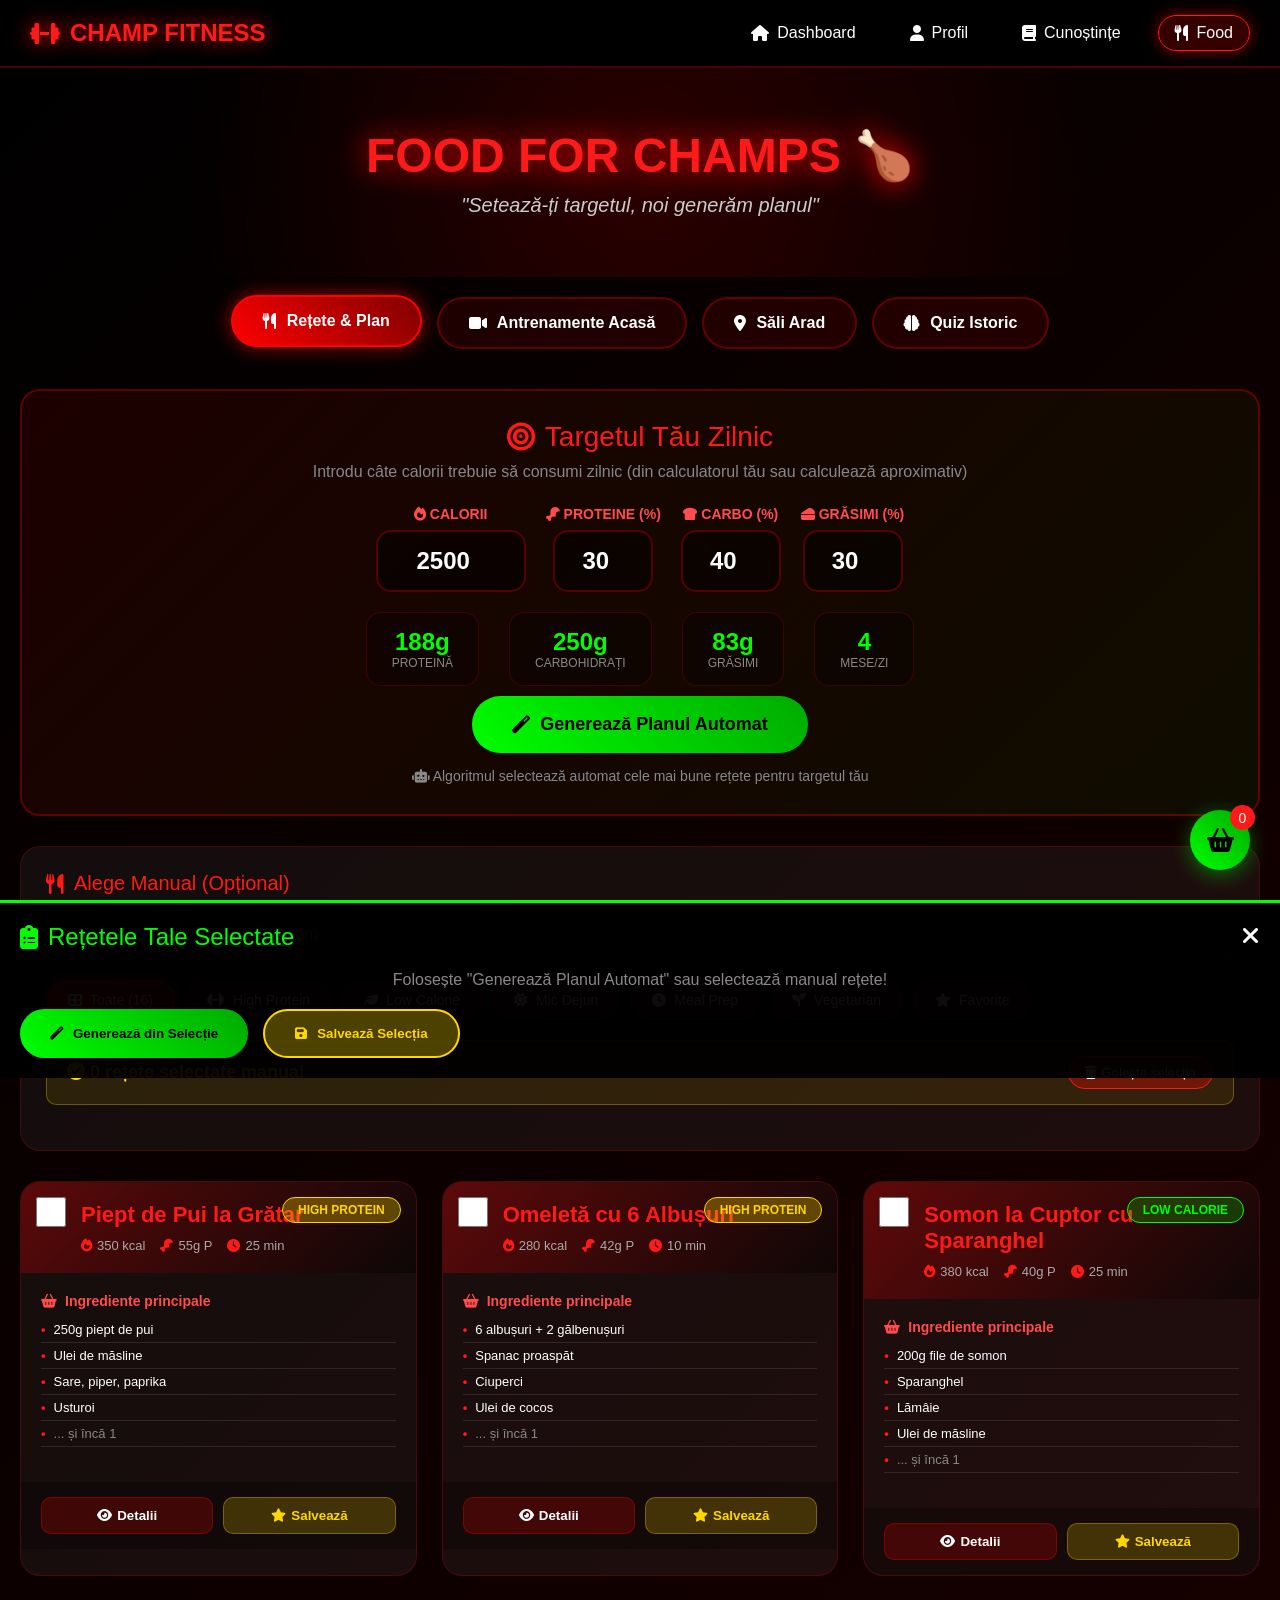
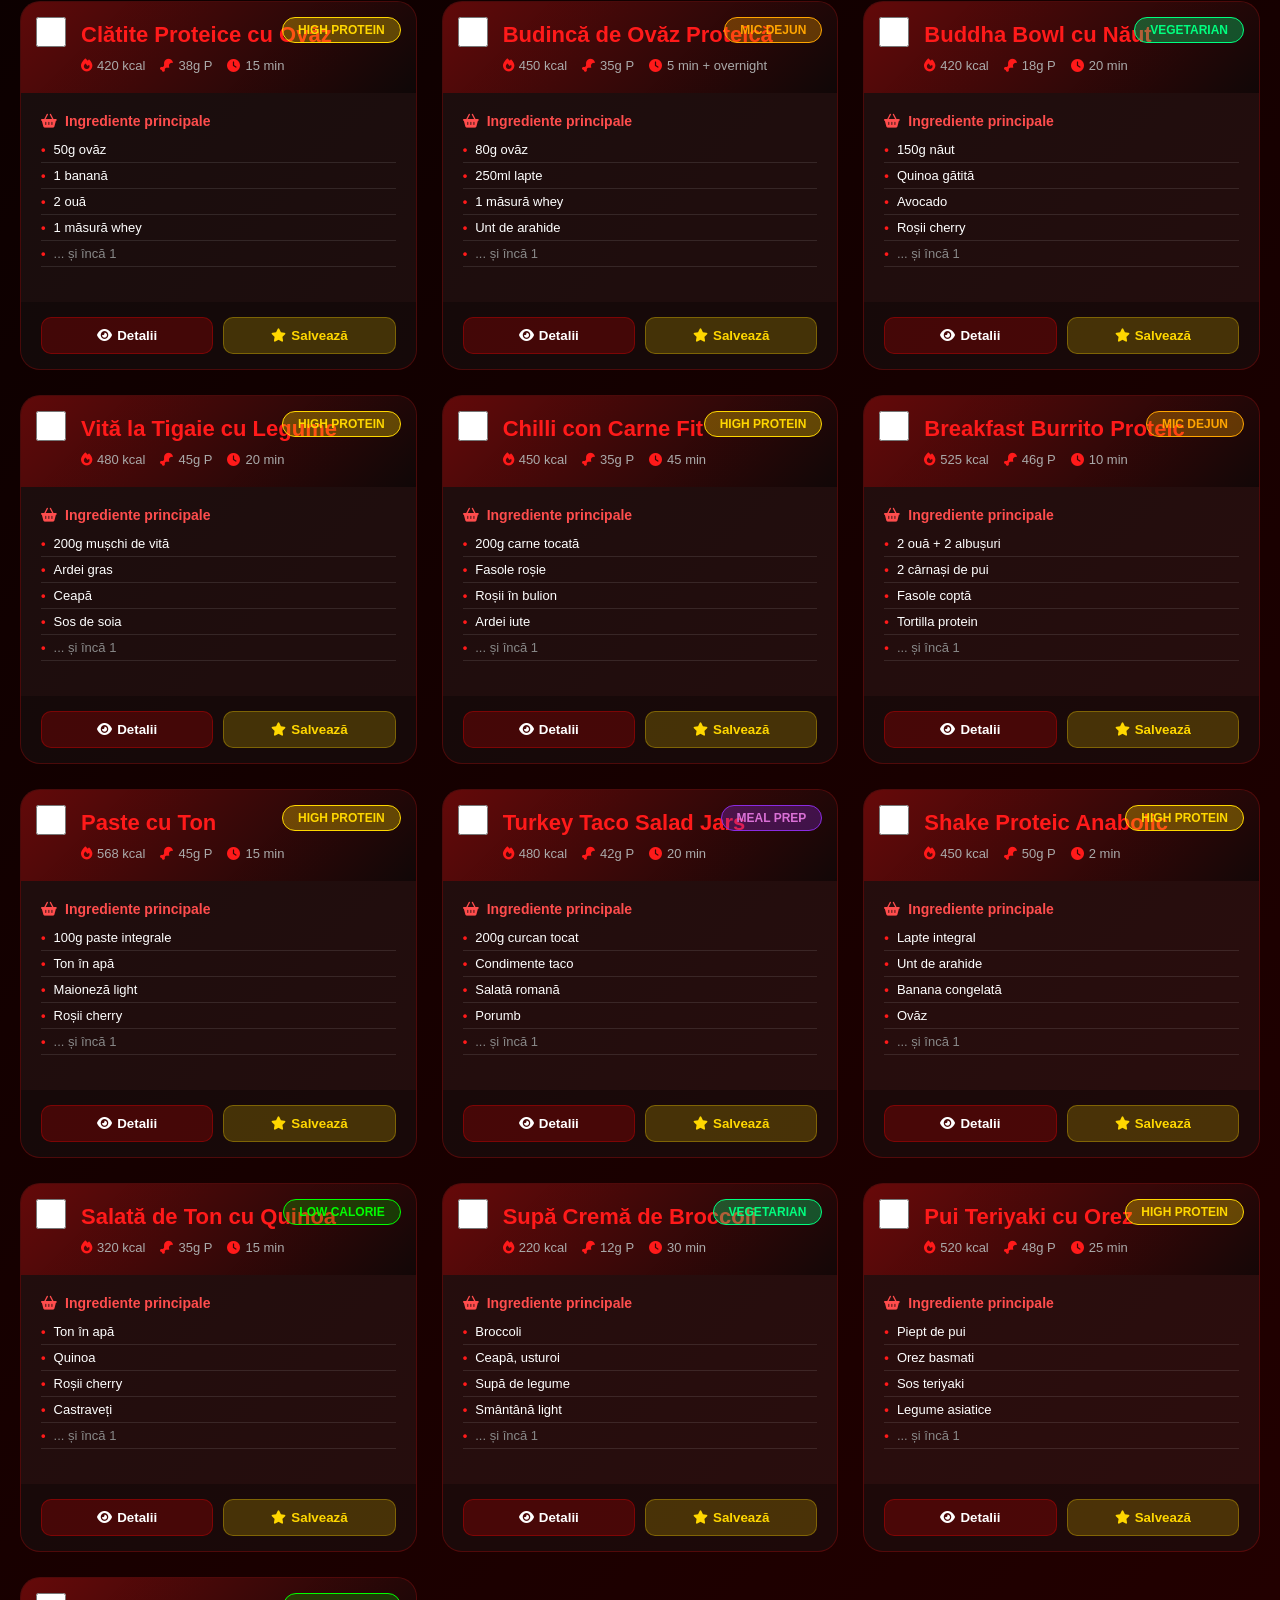
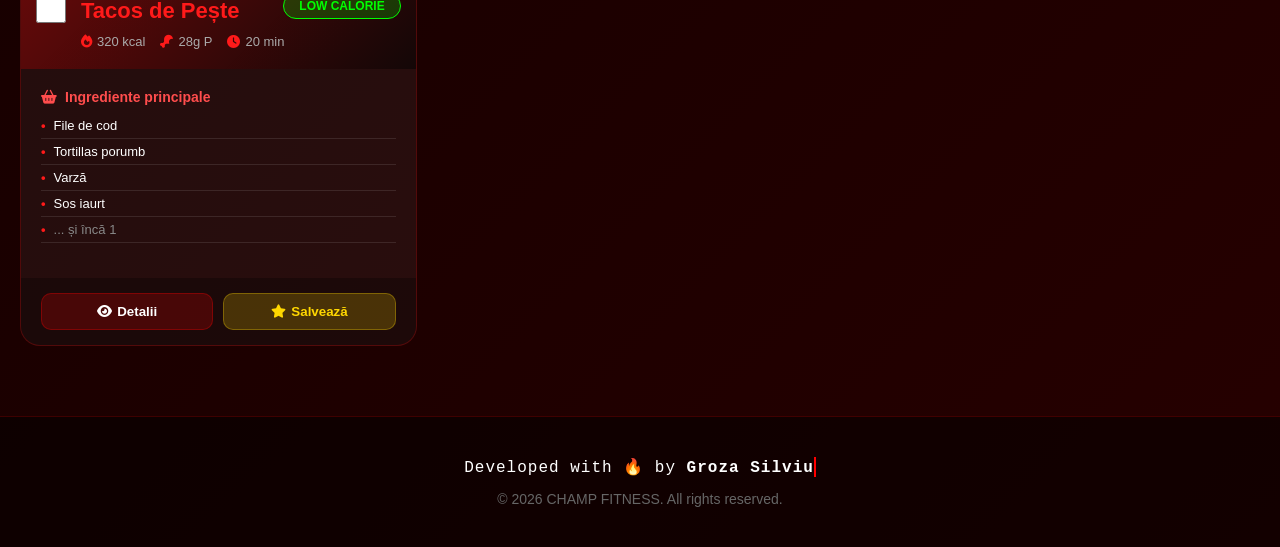
<file: food.html>
<!DOCTYPE html>
<html lang="ro">
<head>
    <meta charset="UTF-8">
    <meta name="viewport" content="width=device-width, initial-scale=1.0">
    <title>Food for Champs - CHAMP FITNESS</title>
    <link rel="stylesheet" href="https://cdnjs.cloudflare.com/ajax/libs/font-awesome/6.4.0/css/all.min.css">
    <style>
        * {
            margin: 0;
            padding: 0;
            box-sizing: border-box;
        }

        body {
            margin: 0;
            font-family: 'Segoe UI', Tahoma, Geneva, Verdana, sans-serif;
            background: linear-gradient(-45deg, #0f0f0f, #1a0000, #330000, #000000);
            background-size: 400% 400%;
            animation: gradientMove 15s ease infinite;
            color: white;
            min-height: 100vh;
        }

        @keyframes gradientMove {
            0% { background-position: 0% 50%; }
            50% { background-position: 100% 50%; }
            100% { background-position: 0% 50%; }
        }

        /* Navigation */
        .nav-champ {
            background: rgba(0, 0, 0, 0.8);
            backdrop-filter: blur(10px);
            padding: 15px 30px;
            position: sticky;
            top: 0;
            z-index: 1000;
            border-bottom: 2px solid rgba(255, 0, 0, 0.3);
            display: flex;
            justify-content: space-between;
            align-items: center;
        }

        .nav-logo {
            font-size: 24px;
            font-weight: bold;
            color: #ff1a1a;
            text-shadow: 0 0 20px red;
            display: flex;
            align-items: center;
            gap: 10px;
            cursor: pointer;
            text-decoration: none;
        }

        .nav-links {
            display: flex;
            gap: 20px;
        }

        .nav-links a {
            color: white;
            text-decoration: none;
            padding: 8px 16px;
            border-radius: 20px;
            transition: all 0.3s;
            border: 1px solid transparent;
            display: flex;
            align-items: center;
            gap: 8px;
        }

        .nav-links a:hover, .nav-links a.active {
            background: rgba(255, 0, 0, 0.2);
            border-color: #ff1a1a;
            box-shadow: 0 0 15px rgba(255, 0, 0, 0.5);
        }

        /* Hero Section */
        .hero-section {
            text-align: center;
            padding: 60px 20px;
            background: radial-gradient(circle at center, rgba(255,0,0,0.15) 0%, transparent 70%);
        }

        .hero-title {
            font-size: 48px;
            color: #ff1a1a;
            text-shadow: 0 0 30px red;
            margin-bottom: 10px;
            animation: pulse 2s infinite;
        }

        .hero-subtitle {
            font-size: 20px;
            color: #ccc;
            font-style: italic;
        }

        @keyframes pulse {
            0%, 100% { transform: scale(1); }
            50% { transform: scale(1.05); }
        }

        /* Container */
        .container {
            max-width: 1400px;
            margin: 0 auto;
            padding: 20px;
        }

        /* Target Input Section */
        .target-section {
            background: linear-gradient(135deg, rgba(255,0,0,0.1), rgba(0,255,0,0.05));
            border: 2px solid rgba(255, 0, 0, 0.3);
            border-radius: 20px;
            padding: 30px;
            margin-bottom: 30px;
            text-align: center;
        }

        .target-title {
            color: #ff1a1a;
            font-size: 28px;
            margin-bottom: 10px;
            display: flex;
            align-items: center;
            justify-content: center;
            gap: 10px;
        }

        .target-subtitle {
            color: #888;
            margin-bottom: 25px;
        }

        .target-inputs {
            display: flex;
            gap: 20px;
            justify-content: center;
            flex-wrap: wrap;
            margin-bottom: 20px;
        }

        .target-group {
            display: flex;
            flex-direction: column;
            gap: 8px;
            align-items: center;
        }

        .target-group label {
            color: #ff4d4d;
            font-size: 14px;
            font-weight: bold;
            text-transform: uppercase;
        }

        .target-input {
            width: 150px;
            padding: 15px;
            background: rgba(0, 0, 0, 0.5);
            border: 2px solid rgba(255, 0, 0, 0.3);
            border-radius: 15px;
            color: white;
            text-align: center;
            font-size: 24px;
            font-weight: bold;
            transition: all 0.3s;
        }

        .target-input:focus {
            outline: none;
            border-color: #00ff00;
            box-shadow: 0 0 20px rgba(0, 255, 0, 0.3);
        }

        .auto-generate-btn {
            padding: 18px 40px;
            background: linear-gradient(45deg, #00ff00, #00aa00);
            border: none;
            border-radius: 30px;
            color: black;
            font-weight: bold;
            font-size: 18px;
            cursor: pointer;
            transition: all 0.3s;
            display: inline-flex;
            align-items: center;
            gap: 10px;
            margin-top: 10px;
        }

        .auto-generate-btn:hover {
            transform: scale(1.05);
            box-shadow: 0 0 30px rgba(0, 255, 0, 0.5);
        }

        .target-info {
            display: flex;
            justify-content: center;
            gap: 30px;
            margin-top: 20px;
            flex-wrap: wrap;
        }

        .target-stat {
            background: rgba(0, 0, 0, 0.3);
            padding: 15px 25px;
            border-radius: 15px;
            border: 1px solid rgba(255, 0, 0, 0.2);
        }

        .target-stat-value {
            font-size: 24px;
            font-weight: bold;
            color: #00ff00;
        }

        .target-stat-label {
            font-size: 12px;
            color: #888;
            text-transform: uppercase;
        }

        /* Filter System */
        .filter-section {
            background: rgba(255, 255, 255, 0.05);
            border: 1px solid rgba(255, 0, 0, 0.2);
            border-radius: 20px;
            padding: 25px;
            margin-bottom: 30px;
        }

        .filter-title {
            color: #ff1a1a;
            margin-bottom: 15px;
            font-size: 20px;
            display: flex;
            align-items: center;
            gap: 10px;
        }

        .filter-grid {
            display: flex;
            flex-wrap: wrap;
            gap: 10px;
            margin-bottom: 20px;
        }

        .filter-btn {
            padding: 10px 20px;
            background: rgba(255, 0, 0, 0.1);
            border: 2px solid rgba(255, 0, 0, 0.3);
            color: white;
            border-radius: 25px;
            cursor: pointer;
            transition: all 0.3s;
            font-size: 14px;
            display: flex;
            align-items: center;
            gap: 8px;
        }

        .filter-btn:hover, .filter-btn.active {
            background: linear-gradient(45deg, #ff0000, #800000);
            border-color: #ff0000;
            box-shadow: 0 0 15px rgba(255, 0, 0, 0.5);
        }

        .search-box {
            width: 100%;
            padding: 15px;
            background: rgba(0, 0, 0, 0.5);
            border: 1px solid rgba(255, 0, 0, 0.3);
            border-radius: 10px;
            color: white;
            font-size: 16px;
            margin-bottom: 20px;
        }

        .search-box::placeholder {
            color: #666;
        }

        .selection-info {
            display: flex;
            justify-content: space-between;
            align-items: center;
            background: rgba(255, 215, 0, 0.1);
            border: 1px solid rgba(255, 215, 0, 0.3);
            padding: 15px 20px;
            border-radius: 10px;
            margin-bottom: 20px;
        }

        .selection-count {
            color: gold;
            font-weight: bold;
            font-size: 18px;
        }

        .clear-selection {
            background: rgba(255, 0, 0, 0.3);
            border: 1px solid #ff1a1a;
            color: white;
            padding: 8px 16px;
            border-radius: 20px;
            cursor: pointer;
            transition: all 0.3s;
        }

        .clear-selection:hover {
            background: rgba(255, 0, 0, 0.5);
        }

        /* Recipe Cards */
        .recipe-grid {
            display: grid;
            grid-template-columns: repeat(auto-fill, minmax(380px, 1fr));
            gap: 25px;
        }

        .recipe-card {
            background: rgba(255, 255, 255, 0.05);
            border: 1px solid rgba(255, 0, 0, 0.2);
            border-radius: 20px;
            overflow: hidden;
            transition: all 0.3s;
            position: relative;
        }

        .recipe-card:hover {
            transform: translateY(-5px);
            box-shadow: 0 15px 40px rgba(255, 0, 0, 0.3);
        }

        .recipe-card.selected {
            border: 3px solid #00ff00;
            box-shadow: 0 0 30px rgba(0, 255, 0, 0.3);
        }

        .recipe-card.auto-selected {
            border: 3px solid #0080ff;
            box-shadow: 0 0 30px rgba(0, 128, 255, 0.3);
        }

        .recipe-selection {
            position: absolute;
            top: 15px;
            left: 15px;
            z-index: 10;
        }

        .select-checkbox {
            width: 30px;
            height: 30px;
            cursor: pointer;
            accent-color: #00ff00;
        }

        .recipe-header {
            background: linear-gradient(135deg, rgba(255,0,0,0.3), rgba(0,0,0,0.5));
            padding: 20px;
            position: relative;
            padding-left: 60px;
        }

        .recipe-type {
            position: absolute;
            top: 15px;
            right: 15px;
            padding: 5px 15px;
            border-radius: 20px;
            font-size: 12px;
            font-weight: bold;
            text-transform: uppercase;
        }

        .type-high-protein {
            background: rgba(255, 215, 0, 0.3);
            border: 1px solid gold;
            color: gold;
        }

        .type-low-cal {
            background: rgba(0, 255, 0, 0.2);
            border: 1px solid #00ff00;
            color: #00ff00;
        }

        .type-vegetarian {
            background: rgba(0, 255, 127, 0.3);
            border: 1px solid #00ff7f;
            color: #00ff7f;
        }

        .type-breakfast {
            background: rgba(255, 165, 0, 0.3);
            border: 1px solid orange;
            color: orange;
        }

        .type-mealprep {
            background: rgba(138, 43, 226, 0.3);
            border: 1px solid #8a2be2;
            color: #da70d6;
        }

        .recipe-title {
            font-size: 22px;
            color: #ff1a1a;
            margin-bottom: 10px;
        }

        .recipe-stats {
            display: flex;
            gap: 15px;
            flex-wrap: wrap;
        }

        .stat {
            display: flex;
            align-items: center;
            gap: 5px;
            font-size: 13px;
            color: #aaa;
        }

        .stat i {
            color: #ff1a1a;
        }

        .recipe-content {
            padding: 20px;
        }

        .recipe-section {
            margin-bottom: 15px;
        }

        .recipe-section h4 {
            color: #ff4d4d;
            margin-bottom: 8px;
            display: flex;
            align-items: center;
            gap: 8px;
            font-size: 14px;
        }

        .recipe-section ul {
            list-style: none;
            padding-left: 0;
            font-size: 13px;
        }

        .recipe-section li {
            padding: 5px 0;
            border-bottom: 1px solid rgba(255,255,255,0.1);
            display: flex;
            align-items: center;
            gap: 8px;
        }

        .recipe-section li:before {
            content: "•";
            color: #ff1a1a;
            font-weight: bold;
        }

        .recipe-actions {
            display: flex;
            gap: 10px;
            padding: 15px 20px;
            background: rgba(0, 0, 0, 0.3);
        }

        .action-btn {
            flex: 1;
            padding: 10px;
            border: none;
            border-radius: 10px;
            cursor: pointer;
            font-weight: bold;
            transition: all 0.3s;
            display: flex;
            align-items: center;
            justify-content: center;
            gap: 5px;
        }

        .btn-details {
            background: rgba(255, 0, 0, 0.2);
            color: white;
            border: 1px solid rgba(255, 0, 0, 0.3);
        }

        .btn-details:hover {
            background: rgba(255, 0, 0, 0.4);
        }

        .btn-favorite {
            background: rgba(255, 215, 0, 0.2);
            color: gold;
            border: 1px solid rgba(255, 215, 0, 0.3);
        }

        .btn-favorite:hover, .btn-favorite.active {
            background: rgba(255, 215, 0, 0.4);
        }

        /* Selected Recipes Panel */
        .selected-panel {
            position: fixed;
            bottom: 0;
            left: 0;
            right: 0;
            background: rgba(0, 0, 0, 0.95);
            border-top: 3px solid #00ff00;
            padding: 20px;
            z-index: 1000;
            transform: translateY(100%);
            transition: transform 0.3s;
            max-height: 50vh;
            overflow-y: auto;
        }

        .selected-panel.active {
            transform: translateY(0);
        }

        .panel-header {
            display: flex;
            justify-content: space-between;
            align-items: center;
            margin-bottom: 20px;
        }

        .panel-title {
            color: #00ff00;
            font-size: 24px;
            display: flex;
            align-items: center;
            gap: 10px;
        }

        .close-panel {
            background: none;
            border: none;
            color: white;
            font-size: 24px;
            cursor: pointer;
        }

        .selected-list {
            display: flex;
            flex-wrap: wrap;
            gap: 10px;
            margin-bottom: 20px;
        }

        .selected-tag {
            background: rgba(0, 255, 0, 0.2);
            border: 1px solid #00ff00;
            padding: 8px 15px;
            border-radius: 20px;
            display: flex;
            align-items: center;
            gap: 8px;
            font-size: 14px;
        }

        .remove-tag {
            cursor: pointer;
            color: #ff1a1a;
        }

        .panel-actions {
            display: flex;
            gap: 15px;
            flex-wrap: wrap;
        }

        .panel-btn {
            padding: 15px 30px;
            border: none;
            border-radius: 25px;
            font-weight: bold;
            cursor: pointer;
            transition: all 0.3s;
            display: flex;
            align-items: center;
            gap: 10px;
        }

        .btn-generate {
            background: linear-gradient(45deg, #00ff00, #00aa00);
            color: black;
        }

        .btn-generate:hover {
            transform: scale(1.05);
            box-shadow: 0 0 20px rgba(0, 255, 0, 0.5);
        }

        .btn-save {
            background: rgba(255, 215, 0, 0.3);
            border: 2px solid gold;
            color: gold;
        }

        .toggle-panel {
            position: fixed;
            bottom: 30px;
            right: 30px;
            width: 60px;
            height: 60px;
            border-radius: 50%;
            background: linear-gradient(45deg, #00ff00, #00aa00);
            border: none;
            color: black;
            font-size: 24px;
            cursor: pointer;
            box-shadow: 0 5px 20px rgba(0, 255, 0, 0.4);
            z-index: 999;
            display: flex;
            align-items: center;
            justify-content: center;
            transition: all 0.3s;
        }

        .toggle-panel:hover {
            transform: scale(1.1);
        }

        .toggle-panel .badge {
            position: absolute;
            top: -5px;
            right: -5px;
            background: #ff1a1a;
            color: white;
            width: 25px;
            height: 25px;
            border-radius: 50%;
            font-size: 14px;
            display: flex;
            align-items: center;
            justify-content: center;
        }

        /* Modal */
        .modal {
            display: none;
            position: fixed;
            top: 0;
            left: 0;
            right: 0;
            bottom: 0;
            background: rgba(0, 0, 0, 0.9);
            z-index: 2000;
            overflow-y: auto;
        }

        .modal.active {
            display: flex;
            align-items: center;
            justify-content: center;
            padding: 20px;
        }

        .modal-content {
            background: linear-gradient(135deg, #1a0000, #0f0f0f);
            border: 2px solid rgba(255, 0, 0, 0.3);
            border-radius: 20px;
            max-width: 800px;
            width: 100%;
            max-height: 90vh;
            overflow-y: auto;
            position: relative;
        }

        .modal-header {
            background: linear-gradient(135deg, rgba(255,0,0,0.3), rgba(0,0,0,0.5));
            padding: 30px;
            position: relative;
        }

        .close-modal {
            position: absolute;
            top: 20px;
            right: 20px;
            background: none;
            border: none;
            color: white;
            font-size: 28px;
            cursor: pointer;
        }

        .modal-body {
            padding: 30px;
        }

        .nutrition-grid {
            display: grid;
            grid-template-columns: repeat(4, 1fr);
            gap: 15px;
            margin: 20px 0;
        }

        .nutrition-item {
            background: rgba(255, 255, 255, 0.05);
            padding: 15px;
            border-radius: 10px;
            text-align: center;
            border: 1px solid rgba(255, 0, 0, 0.2);
        }

        .nutrition-value {
            font-size: 24px;
            font-weight: bold;
            color: #ff1a1a;
        }

        .nutrition-label {
            font-size: 12px;
            color: #888;
            margin-top: 5px;
        }

        /* Meal Plan Result */
        .meal-plan-result {
            background: rgba(0, 255, 0, 0.05);
            border: 2px dashed rgba(0, 255, 0, 0.3);
            border-radius: 20px;
            padding: 30px;
            margin: 30px 0;
        }

        .plan-header {
            text-align: center;
            margin-bottom: 30px;
        }

        .plan-stats {
            display: flex;
            justify-content: center;
            gap: 40px;
            margin: 20px 0;
            flex-wrap: wrap;
        }

        .plan-stat {
            text-align: center;
        }

        .plan-stat-value {
            font-size: 36px;
            font-weight: bold;
            color: #00ff00;
        }

        .plan-stat-label {
            color: #888;
            font-size: 14px;
        }

        .plan-accuracy {
            background: rgba(0, 128, 255, 0.1);
            border: 1px solid rgba(0, 128, 255, 0.3);
            padding: 15px;
            border-radius: 10px;
            margin: 20px 0;
            text-align: center;
        }

        .accuracy-bar {
            height: 10px;
            background: rgba(255,255,255,0.1);
            border-radius: 5px;
            overflow: hidden;
            margin-top: 10px;
        }

        .accuracy-fill {
            height: 100%;
            background: linear-gradient(90deg, #00ff00, #0080ff);
            transition: width 0.5s ease;
        }

        .plan-day {
            background: rgba(0, 0, 0, 0.5);
            border-radius: 15px;
            padding: 20px;
            margin-bottom: 20px;
            border-left: 4px solid #ff1a1a;
        }

        .plan-day h4 {
            color: #ff1a1a;
            margin-bottom: 15px;
            display: flex;
            align-items: center;
            gap: 10px;
        }

        .plan-meal {
            display: flex;
            justify-content: space-between;
            align-items: center;
            padding: 12px 0;
            border-bottom: 1px solid rgba(255,255,255,0.1);
        }

        .plan-meal:last-child {
            border-bottom: none;
        }

        .meal-name {
            font-weight: 500;
        }

        .meal-stats {
            display: flex;
            gap: 15px;
            font-size: 14px;
        }

        .meal-cal {
            color: #ff1a1a;
        }

        .meal-protein {
            color: #ffd700;
        }

        .day-total {
            margin-top: 15px;
            padding-top: 15px;
            border-top: 2px solid rgba(255,0,0,0.2);
            display: flex;
            justify-content: space-between;
            font-weight: bold;
            color: #00ff00;
        }

        /* Responsive */
        @media (max-width: 768px) {
            .hero-title { font-size: 36px; }
            .recipe-grid { grid-template-columns: 1fr; }
            .nutrition-grid { grid-template-columns: repeat(2, 1fr); }
            .nav-links { display: none; }
            .target-inputs { flex-direction: column; align-items: center; }
            .plan-stats { gap: 20px; }
        }
    
        /* Tab System */
        .tabs-nav {
            display: flex;
            justify-content: center;
            gap: 15px;
            margin-bottom: 40px;
            flex-wrap: wrap;
        }

        .tab-btn {
            padding: 15px 30px;
            background: rgba(255, 0, 0, 0.1);
            border: 2px solid rgba(255, 0, 0, 0.3);
            color: white;
            border-radius: 30px;
            cursor: pointer;
            transition: all 0.3s;
            font-weight: bold;
            display: flex;
            align-items: center;
            gap: 10px;
            font-size: 16px;
        }

        .tab-btn:hover, .tab-btn.active {
            background: linear-gradient(45deg, #ff0000, #800000);
            border-color: #ff0000;
            box-shadow: 0 0 20px rgba(255, 0, 0, 0.6);
            transform: translateY(-2px);
        }

        .tab-content {
            display: none;
            animation: fadeIn 0.5s;
        }

        .tab-content.active {
            display: block;
        }

        @keyframes fadeIn {
            from { opacity: 0; transform: translateY(20px); }
            to { opacity: 1; transform: translateY(0); }
        }

        /* Gym Cards */
        .gym-grid {
            display: grid;
            grid-template-columns: repeat(auto-fit, minmax(400px, 1fr));
            gap: 25px;
        }

        .gym-card {
            background: rgba(255, 255, 255, 0.05);
            border: 1px solid rgba(255, 0, 0, 0.2);
            border-radius: 20px;
            padding: 25px;
            transition: all 0.3s;
            position: relative;
            overflow: hidden;
        }

        .gym-card::before {
            content: '';
            position: absolute;
            top: 0;
            left: 0;
            width: 5px;
            height: 100%;
            background: linear-gradient(to bottom, #ff0000, #800000);
        }

        .gym-card:hover {
            transform: translateX(10px);
            box-shadow: -10px 0 30px rgba(255, 0, 0, 0.2);
        }

        .gym-header {
            display: flex;
            justify-content: space-between;
            align-items: start;
            margin-bottom: 15px;
        }

        .gym-name {
            font-size: 28px;
            color: #ff1a1a;
            text-shadow: 0 0 10px rgba(255, 0, 0, 0.3);
        }

        .gym-rating {
            background: rgba(255, 215, 0, 0.2);
            border: 1px solid gold;
            color: gold;
            padding: 5px 15px;
            border-radius: 20px;
            font-weight: bold;
        }

        .gym-info {
            margin-bottom: 15px;
        }

        .gym-info-item {
            display: flex;
            align-items: center;
            gap: 10px;
            margin-bottom: 10px;
            color: #ccc;
        }

        .gym-info-item i {
            color: #ff1a1a;
            width: 20px;
        }

        .gym-features {
            display: flex;
            flex-wrap: wrap;
            gap: 10px;
            margin-top: 15px;
        }

        .feature-tag {
            background: rgba(255, 0, 0, 0.2);
            padding: 5px 12px;
            border-radius: 15px;
            font-size: 12px;
            border: 1px solid rgba(255, 0, 0, 0.3);
        }

        .map-link {
            display: inline-flex;
            align-items: center;
            gap: 8px;
            margin-top: 15px;
            padding: 10px 20px;
            background: linear-gradient(45deg, #ff0000, #800000);
            color: white;
            text-decoration: none;
            border-radius: 25px;
            transition: all 0.3s;
            font-weight: bold;
        }

        .map-link:hover {
            transform: scale(1.05);
            box-shadow: 0 0 20px rgba(255, 0, 0, 0.5);
        }

        /* Workout Links Section */
        .workout-channels {
            display: grid;
            grid-template-columns: repeat(auto-fit, minmax(300px, 1fr));
            gap: 25px;
            margin-top: 30px;
        }

        .channel-card {
            background: rgba(255, 255, 255, 0.05);
            border: 1px solid rgba(255, 0, 0, 0.2);
            border-radius: 20px;
            padding: 25px;
            text-align: center;
            transition: all 0.3s;
        }

        .channel-card:hover {
            transform: translateY(-5px);
            box-shadow: 0 10px 30px rgba(255, 0, 0, 0.2);
            border-color: #ff1a1a;
        }

        .channel-icon {
            font-size: 50px;
            color: #ff1a1a;
            margin-bottom: 15px;
        }

        .channel-name {
            font-size: 24px;
            color: #fff;
            margin-bottom: 10px;
        }

        .channel-desc {
            color: #aaa;
            margin-bottom: 15px;
            font-size: 14px;
        }

        .channel-tags {
            display: flex;
            flex-wrap: wrap;
            gap: 8px;
            justify-content: center;
            margin-bottom: 15px;
        }

        .channel-tag {
            background: rgba(255, 0, 0, 0.2);
            padding: 4px 12px;
            border-radius: 15px;
            font-size: 12px;
        }

        .channel-link {
            display: inline-flex;
            align-items: center;
            gap: 8px;
            padding: 12px 24px;
            background: linear-gradient(45deg, #ff0000, #800000);
            color: white;
            text-decoration: none;
            border-radius: 25px;
            transition: all 0.3s;
            font-weight: bold;
        }

        .channel-link:hover {
            transform: scale(1.05);
            box-shadow: 0 0 20px rgba(255, 0, 0, 0.5);
        }

        /* Quiz Styles */
        .quiz-container {
            max-width: 800px;
            margin: 0 auto;
        }

        .quiz-progress {
            background: rgba(0, 0, 0, 0.5);
            height: 10px;
            border-radius: 10px;
            margin-bottom: 30px;
            overflow: hidden;
        }

        .quiz-progress-bar {
            height: 100%;
            background: linear-gradient(90deg, #ff0000, #ff6600);
            transition: width 0.5s ease;
            box-shadow: 0 0 10px rgba(255, 0, 0, 0.5);
        }

        .question-card {
            background: rgba(255, 255, 255, 0.05);
            border: 2px solid rgba(255, 0, 0, 0.3);
            border-radius: 20px;
            padding: 30px;
            margin-bottom: 20px;
        }

        .question-number {
            color: #ff1a1a;
            font-size: 14px;
            text-transform: uppercase;
            letter-spacing: 2px;
            margin-bottom: 10px;
        }

        .question-text {
            font-size: 24px;
            margin-bottom: 25px;
            line-height: 1.4;
        }

        .answers-grid {
            display: grid;
            gap: 15px;
        }

        .answer-btn {
            padding: 20px;
            background: rgba(255, 255, 255, 0.05);
            border: 2px solid rgba(255, 0, 0, 0.2);
            border-radius: 15px;
            color: white;
            cursor: pointer;
            transition: all 0.3s;
            text-align: left;
            font-size: 16px;
            display: flex;
            align-items: center;
            gap: 15px;
        }

        .answer-btn:hover {
            background: rgba(255, 0, 0, 0.1);
            border-color: #ff1a1a;
            transform: translateX(10px);
        }

        .answer-btn.correct {
            background: rgba(0, 255, 0, 0.2);
            border-color: #00ff00;
        }

        .answer-btn.wrong {
            background: rgba(255, 0, 0, 0.2);
            border-color: #ff0000;
        }

        .answer-btn:disabled {
            cursor: not-allowed;
            opacity: 0.7;
        }

        .answer-letter {
            background: rgba(255, 0, 0, 0.3);
            width: 40px;
            height: 40px;
            border-radius: 50%;
            display: flex;
            align-items: center;
            justify-content: center;
            font-weight: bold;
            flex-shrink: 0;
        }

        .quiz-results {
            text-align: center;
            padding: 40px;
        }

        .score-circle {
            width: 200px;
            height: 200px;
            border-radius: 50%;
            background: conic-gradient(#ff1a1a var(--score-deg), rgba(255,255,255,0.1) 0);
            margin: 0 auto 30px;
            display: flex;
            align-items: center;
            justify-content: center;
            position: relative;
        }

        .score-circle::before {
            content: '';
            width: 160px;
            height: 160px;
            background: #0f0f0f;
            border-radius: 50%;
            position: absolute;
        }

        .score-text {
            position: relative;
            z-index: 1;
            font-size: 48px;
            font-weight: bold;
            color: #ff1a1a;
        }

        .result-message {
            font-size: 24px;
            margin-bottom: 20px;
        }

        .result-message.champ {
            color: gold;
            text-shadow: 0 0 20px rgba(255, 215, 0, 0.5);
        }

        .result-message.good {
            color: #ff1a1a;
        }

        .result-message.train {
            color: #888;
        }

        /* Card utility class */
        .card {
            background: rgba(255, 255, 255, 0.05);
            backdrop-filter: blur(10px);
            border: 1px solid rgba(255, 0, 0, 0.2);
            border-radius: 20px;
            padding: 25px;
            margin-bottom: 25px;
            transition: all 0.3s;
        }

        .card:hover {
            box-shadow: 0 0 30px rgba(255, 0, 0, 0.2);
            border-color: rgba(255, 0, 0, 0.4);
        }
</style>
<base target="_blank">
</head>
<body>

    <!-- Navigation -->
    <nav class="nav-champ">
        <a href="index.html" class="nav-logo">
            <i class="fas fa-dumbbell"></i>
            CHAMP FITNESS
        </a>
        <div class="nav-links">
            <a href="index.html"><i class="fas fa-home"></i> Dashboard</a>
            <a href="profil.html"><i class="fas fa-user"></i> Profil</a>
            <a href="cunostinte.html"><i class="fas fa-book"></i> Cunoștințe</a>
            <a href="food.html" class="active"><i class="fas fa-utensils"></i> Food</a>
        </div>
    </nav>

    <!-- Hero Section -->
    <section class="hero-section">
        <h1 class="hero-title">FOOD FOR CHAMPS 🍗</h1>
        <p class="hero-subtitle">"Setează-ți targetul, noi generăm planul"</p>
    </section>

    
    <div class="container">
        <!-- Tab Navigation -->
        <div class="tabs-nav">
            <button class="tab-btn active" onclick="openTab('recipes')">
                <i class="fas fa-utensils"></i> Rețete & Plan
            </button>
            <button class="tab-btn" onclick="openTab('workouts')">
                <i class="fas fa-video"></i> Antrenamente Acasă
            </button>
            <button class="tab-btn" onclick="openTab('gyms')">
                <i class="fas fa-map-marker-alt"></i> Săli Arad
            </button>
            <button class="tab-btn" onclick="openTab('quiz')">
                <i class="fas fa-brain"></i> Quiz Istoric
            </button>
        </div>

        <!-- Recipes Tab (Original Content) -->
        <div id="recipes" class="tab-content active">

        <!-- Target Input Section -->
        <div class="target-section">
            <div class="target-title">
                <i class="fas fa-bullseye"></i> Targetul Tău Zilnic
            </div>
            <p class="target-subtitle">
                Introdu câte calorii trebuie să consumi zilnic (din calculatorul tău sau calculează aproximativ)
            </p>
            
            <div class="target-inputs">
                <div class="target-group">
                    <label><i class="fas fa-fire"></i> Calorii</label>
                    <input type="number" class="target-input" id="targetCalories" placeholder="2500" value="2500" onchange="updateMacros()">
                </div>
                <div class="target-group">
                    <label><i class="fas fa-drumstick-bite"></i> Proteine (%)</label>
                    <input type="number" class="target-input" id="proteinPercent" placeholder="30" value="30" style="width: 100px;" onchange="updateMacros()">
                </div>
                <div class="target-group">
                    <label><i class="fas fa-bread-slice"></i> Carbo (%)</label>
                    <input type="number" class="target-input" id="carbsPercent" placeholder="40" value="40" style="width: 100px;" onchange="updateMacros()">
                </div>
                <div class="target-group">
                    <label><i class="fas fa-cheese"></i> Grăsimi (%)</label>
                    <input type="number" class="target-input" id="fatsPercent" placeholder="30" value="30" style="width: 100px;" onchange="updateMacros()">
                </div>
            </div>

            <div class="target-info" id="macroDisplay">
                <div class="target-stat">
                    <div class="target-stat-value" id="proteinGrams">188g</div>
                    <div class="target-stat-label">Proteină</div>
                </div>
                <div class="target-stat">
                    <div class="target-stat-value" id="carbsGrams">250g</div>
                    <div class="target-stat-label">Carbohidrați</div>
                </div>
                <div class="target-stat">
                    <div class="target-stat-value" id="fatsGrams">83g</div>
                    <div class="target-stat-label">Grăsimi</div>
                </div>
                <div class="target-stat">
                    <div class="target-stat-value" id="mealsCount">4</div>
                    <div class="target-stat-label">Mese/Zi</div>
                </div>
            </div>

            <button class="auto-generate-btn" onclick="autoGeneratePlan()">
                <i class="fas fa-magic"></i> Generează Planul Automat
            </button>
            <p style="margin-top: 15px; color: #888; font-size: 14px;">
                <i class="fas fa-robot"></i> Algoritmul selectează automat cele mai bune rețete pentru targetul tău
            </p>
        </div>

        <!-- Filter Section -->
        <div class="filter-section">
            <div class="filter-title">
                <i class="fas fa-utensils"></i> Alege Manual (Opțional)
            </div>
            
            <input type="text" class="search-box" id="searchInput" placeholder="Caută rețete... (ex: pui, ouă, somon)" onkeyup="filterRecipes()">
            
            <div class="filter-grid">
                <button class="filter-btn active" onclick="setFilter('all')">
                    <i class="fas fa-th-large"></i> Toate (16)
                </button>
                <button class="filter-btn" onclick="setFilter('high-protein')">
                    <i class="fas fa-dumbbell"></i> High Protein
                </button>
                <button class="filter-btn" onclick="setFilter('low-calorie')">
                    <i class="fas fa-leaf"></i> Low Calorie
                </button>
                <button class="filter-btn" onclick="setFilter('breakfast')">
                    <i class="fas fa-sun"></i> Mic Dejun
                </button>
                <button class="filter-btn" onclick="setFilter('mealprep')">
                    <i class="fas fa-clock"></i> Meal Prep
                </button>
                <button class="filter-btn" onclick="setFilter('vegetarian')">
                    <i class="fas fa-seedling"></i> Vegetarian
                </button>
                <button class="filter-btn" onclick="setFilter('favorites')">
                    <i class="fas fa-star"></i> Favorite
                </button>
            </div>

            <div class="selection-info" id="selectionInfo">
                <span class="selection-count">
                    <i class="fas fa-check-circle"></i> <span id="selectedCount">0</span> rețete selectate manual
                </span>
                <button class="clear-selection" onclick="clearSelection()">
                    <i class="fas fa-trash"></i> Golește selecția
                </button>
            </div>
        </div>

        <!-- Recipe Grid -->
        <div class="recipe-grid" id="recipeGrid">
            <!-- Recipes will be loaded here by JavaScript -->
        </div>

        <!-- Generated Plan Container -->
        <div id="generatedPlanContainer"></div>
    </div>

    <!-- Selected Recipes Panel -->
    <button class="toggle-panel" onclick="togglePanel()">
        <i class="fas fa-shopping-basket"></i>
        <span class="badge" id="panelBadge">0</span>
    </button>

    <div class="selected-panel" id="selectedPanel">
        <div class="panel-header">
            <div class="panel-title">
                <i class="fas fa-clipboard-list"></i> Rețetele Tale Selectate
            </div>
            <button class="close-panel" onclick="togglePanel()">
                <i class="fas fa-times"></i>
            </button>
        </div>
        <div class="selected-list" id="selectedList">
            <!-- Selected recipes will appear here -->
        </div>
        <div class="panel-actions">
            <button class="panel-btn btn-generate" onclick="generateManualPlan()">
                <i class="fas fa-magic"></i> Generează din Selecție
            </button>
            <button class="panel-btn btn-save" onclick="saveSelection()">
                <i class="fas fa-save"></i> Salvează Selecția
            </button>
        </div>
    </div>

    <!-- Recipe Detail Modal -->
    <div class="modal" id="recipeModal">
        <div class="modal-content">
            <div class="modal-header">
                <button class="close-modal" onclick="closeModal()">
                    <i class="fas fa-times"></i>
                </button>
                <h2 id="modalTitle">Titlu Rețetă</h2>
                <div class="recipe-stats" id="modalStats"></div>
            </div>
            <div class="modal-body" id="modalBody">
                <!-- Content loaded dynamically -->
            </div>
        </div>
    </div>

    <!-- Footer -->
    
        </div>

        <!-- Workouts at Home Tab -->
        <div id="workouts" class="tab-content">
            <h2 style="text-align: center; margin-bottom: 10px; color: #ff1a1a;">
                <i class="fas fa-home"></i> Antrenamente Acasă
            </h2>
            <p style="text-align: center; color: #888; margin-bottom: 40px;">
                Cele mai bune canale YouTube pentru antrenamente fără echipament 🎥
            </p>

            <div class="workout-channels">
                <!-- Fitness Blender -->
                <div class="channel-card">
                    <div class="channel-icon"><i class="fas fa-play-circle"></i></div>
                    <h3 class="channel-name">Fitness Blender</h3>
                    <p class="channel-desc">
                        Peste 600 de antrenamente gratuite pentru toate nivelurile. 
                        De la HIIT la yoga, găsești tot ce ai nevoie.
                    </p>
                    <div class="channel-tags">
                        <span class="channel-tag">HIIT</span>
                        <span class="channel-tag">Forță</span>
                        <span class="channel-tag">Yoga</span>
                        <span class="channel-tag">Pilates</span>
                    </div>
                    <a href="https://www.youtube.com/@FitnessBlender" target="_blank" class="channel-link">
                        <i class="fab fa-youtube"></i> Vezi Canalul
                    </a>
                </div>

                <!-- THENX -->
                <div class="channel-card">
                    <div class="channel-icon"><i class="fas fa-fist-raised"></i></div>
                    <h3 class="channel-name">THENX</h3>
                    <p class="channel-desc">
                        Calisthenics avansat de la Chris Heria. 
                        Ideal pentru cei care vor să învețe elemente spectaculoase.
                    </p>
                    <div class="channel-tags">
                        <span class="channel-tag">Calisthenics</span>
                        <span class="channel-tag">Street Workout</span>
                        <span class="channel-tag">Skills</span>
                        <span class="channel-tag">Advanced</span>
                    </div>
                    <a href="https://www.youtube.com/@THENX" target="_blank" class="channel-link">
                        <i class="fab fa-youtube"></i> Vezi Canalul
                    </a>
                </div>

                <!-- The Body Coach -->
                <div class="channel-card">
                    <div class="channel-icon"><i class="fas fa-fire-alt"></i></div>
                    <h3 class="channel-name">The Body Coach TV</h3>
                    <p class="channel-desc">
                        Joe Wicks aduce antrenamente HIIT de 15-30 minute 
                        perfecte pentru începători și intermediari.
                    </p>
                    <div class="channel-tags">
                        <span class="channel-tag">HIIT</span>
                        <span class="channel-tag">Cardio</span>
                        <span class="channel-tag">Începători</span>
                        <span class="channel-tag">Family</span>
                    </div>
                    <a href="https://www.youtube.com/@TheBodyCoachTV" target="_blank" class="channel-link">
                        <i class="fab fa-youtube"></i> Vezi Canalul
                    </a>
                </div>

                <!-- Athlean-X -->
                <div class="channel-card">
                    <div class="channel-icon"><i class="fas fa-dumbbell"></i></div>
                    <h3 class="channel-name">ATHLEAN-X</h3>
                    <p class="channel-desc">
                        Jeff Cavaliere - expert în biomecanică. 
                        Exerciții eficiente bazate pe știință.
                    </p>
                    <div class="channel-tags">
                        <span class="channel-tag">Știință</span>
                        <span class="channel-tag">Forță</span>
                        <span class="channel-tag">Reabilitare</span>
                        <span class="channel-tag">Educație</span>
                    </div>
                    <a href="https://www.youtube.com/@athleanx" target="_blank" class="channel-link">
                        <i class="fab fa-youtube"></i> Vezi Canalul
                    </a>
                </div>

                <!-- Yoga with Adriene -->
                <div class="channel-card">
                    <div class="channel-icon"><i class="fas fa-spa"></i></div>
                    <h3 class="channel-name">Yoga with Adriene</h3>
                    <p class="channel-desc">
                        Yoga pentru toți. Perfect pentru recuperare, 
                        flexibilitate și echilibru mental.
                    </p>
                    <div class="channel-tags">
                        <span class="channel-tag">Yoga</span>
                        <span class="channel-tag">Stretching</span>
                        <span class="channel-tag">Mindfulness</span>
                        <span class="channel-tag">Recovery</span>
                    </div>
                    <a href="https://www.youtube.com/@yogawithadriene" target="_blank" class="channel-link">
                        <i class="fab fa-youtube"></i> Vezi Canalul
                    </a>
                </div>

                <!-- Chloe Ting -->
                <div class="channel-card">
                    <div class="channel-icon"><i class="fas fa-stopwatch"></i></div>
                    <h3 class="channel-name">Chloe Ting</h3>
                    <p class="channel-desc">
                        Programe de 2 săptămâni cu rezultate vizibile. 
                        Foarte popular pentru abdomen și full body.
                    </p>
                    <div class="channel-tags">
                        <span class="channel-tag">Challenges</span>
                        <span class="channel-tag">Abs</span>
                        <span class="channel-tag">Full Body</span>
                        <span class="channel-tag">Intens</span>
                    </div>
                    <a href="https://www.youtube.com/@ChloeTing" target="_blank" class="channel-link">
                        <i class="fab fa-youtube"></i> Vezi Canalul
                    </a>
                </div>
            </div>

            <!-- Recomandări -->
            <div class="card" style="margin-top: 40px;">
                <h3 style="color: #ff1a1a; margin-bottom: 20px;">
                    <i class="fas fa-lightbulb"></i> Cum să începi?
                </h3>
                <ul style="list-style: none; line-height: 2;">
                    <li><i class="fas fa-check" style="color: #ff1a1a; margin-right: 10px;"></i> 
                        <strong>Începători:</strong> Începe cu The Body Coach TV sau Fitness Blender (nivel începător)
                    </li>
                    <li><i class="fas fa-check" style="color: #ff1a1a; margin-right: 10px;"></i> 
                        <strong>Intermediari:</strong> Fitness Blender HIIT sau Chloe Ting Challenges
                    </li>
                    <li><i class="fas fa-check" style="color: #ff1a1a; margin-right: 10px;"></i> 
                        <strong>Avansați:</strong> THENX pentru calisthenics sau ATHLEAN-X pentru forță
                    </li>
                    <li><i class="fas fa-check" style="color: #ff1a1a; margin-right: 10px;"></i> 
                        <strong>Recuperare:</strong> Yoga with Adriene în zilele de odihnă
                    </li>
                </ul>
            </div>
        </div>

        <!-- Gyms Tab -->
        <div id="gyms" class="tab-content">
            <h2 style="text-align: center; margin-bottom: 30px; color: #ff1a1a;">
                <i class="fas fa-dumbbell"></i> Săli de Fitness în Arad
            </h2>
            <p style="text-align: center; color: #888; margin-bottom: 40px;">
                Locații recomandate pentru a-ți atinge obiectivele 💪
            </p>

            <div class="gym-grid">
                <!-- 18 Gym -->
                <div class="gym-card">
                    <div class="gym-header">
                        <div>
                            <div class="gym-name">18 GYM</div>
                            <div style="color: #888; font-size: 14px;">The Home of Champions</div>
                        </div>
                        <div class="gym-rating">⭐ 4.9</div>
                    </div>
                    <div class="gym-info">
                        <div class="gym-info-item">
                            <i class="fas fa-map-marker-alt"></i>
                            <span>Strada 18, Nr. 1-3, Arad (lângă Atrium Mall)</span>
                        </div>
                        <div class="gym-info-item">
                            <i class="fas fa-clock"></i>
                            <span>Luni-Vineri: 06:00 - 23:00 | Weekend: 08:00 - 20:00</span>
                        </div>
                        <div class="gym-info-item">
                            <i class="fas fa-phone"></i>
                            <span>0722 222 222</span>
                        </div>
                        <div class="gym-info-item">
                            <i class="fas fa-euro-sign"></i>
                            <span>Abonament: 150-200 RON/lună</span>
                        </div>
                    </div>
                    <div class="gym-features">
                        <span class="feature-tag">💪 Hammer Strength</span>
                        <span class="feature-tag">🏃 Cardio Zone</span>
                        <span class="feature-tag">🥊 CrossFit Box</span>
                        <span class="feature-tag">🧘 Sala de aerobic</span>
                        <span class="feature-tag">🚿 Sauna</span>
                        <span class="feature-tag">🅿️ Parcare</span>
                    </div>
                    <a href="https://www.google.com/maps/search/?api=1&query=18+GYM+Arad" target="_blank" class="map-link">
                        <i class="fas fa-location-arrow"></i> Vezi pe Hartă
                    </a>
                </div>

                <!-- Kratos Gym -->
                <div class="gym-card">
                    <div class="gym-header">
                        <div>
                            <div class="gym-name">KRATOS GYM</div>
                            <div style="color: #888; font-size: 14px;">Unleash Your Power</div>
                        </div>
                        <div class="gym-rating">⭐ 4.8</div>
                    </div>
                    <div class="gym-info">
                        <div class="gym-info-item">
                            <i class="fas fa-map-marker-alt"></i>
                            <span>Bulevardul Revoluției, Nr. 45, Arad (zona UTA)</span>
                        </div>
                        <div class="gym-info-item">
                            <i class="fas fa-clock"></i>
                            <span>Luni-Vineri: 05:30 - 22:30 | Weekend: 07:00 - 21:00</span>
                        </div>
                        <div class="gym-info-item">
                            <i class="fas fa-phone"></i>
                            <span>0723 333 333</span>
                        </div>
                        <div class="gym-info-item">
                            <i class="fas fa-euro-sign"></i>
                            <span>Abonament: 130-180 RON/lună</span>
                        </div>
                    </div>
                    <div class="gym-features">
                        <span class="feature-tag">🏋️ Powerlifting Zone</span>
                        <span class="feature-tag">🤸 Functional Area</span>
                        <span class="feature-tag">🥋 MMA Cage</span>
                        <span class="feature-tag">⚡ Electro-stimulare</span>
                        <span class="feature-tag">👤 Antrenori personali</span>
                        <span class="feature-tag">💊 Suplimente la recepție</span>
                    </div>
                    <a href="https://www.google.com/maps/search/?api=1&query=Kratos+Gym+Arad" target="_blank" class="map-link">
                        <i class="fas fa-location-arrow"></i> Vezi pe Hartă
                    </a>
                </div>

                <!-- Gold Gym Arad -->
                <div class="gym-card">
                    <div class="gym-header">
                        <div>
                            <div class="gym-name">GOLD GYM</div>
                            <div style="color: #888; font-size: 14px;">Serious Fitness</div>
                        </div>
                        <div class="gym-rating">⭐ 4.7</div>
                    </div>
                    <div class="gym-info">
                        <div class="gym-info-item">
                            <i class="fas fa-map-marker-alt"></i>
                            <span>Calea Aurel Vlaicu, Nr. 128, Arad (zona Micălaca)</span>
                        </div>
                        <div class="gym-info-item">
                            <i class="fas fa-clock"></i>
                            <span>Luni-Duminică: 06:00 - 22:00</span>
                        </div>
                        <div class="gym-info-item">
                            <i class="fas fa-phone"></i>
                            <span>0724 444 444</span>
                        </div>
                        <div class="gym-info-item">
                            <i class="fas fa-euro-sign"></i>
                            <span>Abonament: 120-160 RON/lună</span>
                        </div>
                    </div>
                    <div class="gym-features">
                        <span class="feature-tag">🏆 Echipamente Technogym</span>
                        <span class="feature-tag">🏊 Piscină semi-olimpică</span>
                        <span class="feature-tag">🧖 SPA & Jacuzzi</span>
                        <span class="feature-tag">🎾 Terenuri tenis</span>
                        <span class="feature-tag">👶 Kids Zone</span>
                        <span class="feature-tag">🥤 Protein Bar</span>
                    </div>
                    <a href="https://www.google.com/maps/search/?api=1&query=Gold+Gym+Arad" target="_blank" class="map-link">
                        <i class="fas fa-location-arrow"></i> Vezi pe Hartă
                    </a>
                </div>

                <!-- Oxygen Gym -->
                <div class="gym-card">
                    <div class="gym-header">
                        <div>
                            <div class="gym-name">OXYGEN GYM</div>
                            <div style="color: #888; font-size: 14px;">Breathe Fitness</div>
                        </div>
                        <div class="gym-rating">⭐ 4.6</div>
                    </div>
                    <div class="gym-info">
                        <div class="gym-info-item">
                            <i class="fas fa-map-marker-alt"></i>
                            <span>Strada Corneliu Coposu, Nr. 8, Arad (centru)</span>
                        </div>
                        <div class="gym-info-item">
                            <i class="fas fa-clock"></i>
                            <span>Luni-Vineri: 07:00 - 21:00 | Weekend: 08:00 - 18:00</span>
                        </div>
                        <div class="gym-info-item">
                            <i class="fas fa-phone"></i>
                            <span>0725 555 555</span>
                        </div>
                        <div class="gym-info-item">
                            <i class="fas fa-euro-sign"></i>
                            <span>Abonament: 100-140 RON/lună</span>
                        </div>
                    </div>
                    <div class="gym-features">
                        <span class="feature-tag">🎯 TRX Training</span>
                        <span class="feature-tag">🧘 Yoga Studio</span>
                        <span class="feature-tag">🥊 Kickboxing</span>
                        <span class="feature-tag">📊 Analiză compoziție corporală</span>
                        <span class="feature-tag">🤝 Community Events</span>
                    </div>
                    <a href="https://www.google.com/maps/search/?api=1&query=Oxygen+Gym+Arad" target="_blank" class="map-link">
                        <i class="fas fa-location-arrow"></i> Vezi pe Hartă
                    </a>
                </div>
            </div>

            <!-- Comparison Table -->
            <div class="card" style="margin-top: 40px;">
                <h3 style="color: #ff1a1a; margin-bottom: 20px;"><i class="fas fa-balance-scale"></i> Comparație Rapidă</h3>
                <div style="overflow-x: auto;">
                    <table style="width: 100%; border-collapse: collapse;">
                        <thead>
                            <tr style="border-bottom: 2px solid rgba(255,0,0,0.3);">
                                <th style="padding: 15px; text-align: left; color: #ff4d4d;">Sală</th>
                                <th style="padding: 15px; text-align: center; color: #ff4d4d;">Preț/lună</th>
                                <th style="padding: 15px; text-align: center; color: #ff4d4d;">Program</th>
                                <th style="padding: 15px; text-align: center; color: #ff4d4d;">Facilități Extra</th>
                            </tr>
                        </thead>
                        <tbody>
                            <tr style="border-bottom: 1px solid rgba(255,255,255,0.1);">
                                <td style="padding: 15px; font-weight: bold;">18 GYM</td>
                                <td style="padding: 15px; text-align: center;">150-200 RON</td>
                                <td style="padding: 15px; text-align: center;">06:00-23:00</td>
                                <td style="padding: 15px; text-align: center;">Sauna, CrossFit</td>
                            </tr>
                            <tr style="border-bottom: 1px solid rgba(255,255,255,0.1);">
                                <td style="padding: 15px; font-weight: bold;">Kratos Gym</td>
                                <td style="padding: 15px; text-align: center;">130-180 RON</td>
                                <td style="padding: 15px; text-align: center;">05:30-22:30</td>
                                <td style="padding: 15px; text-align: center;">MMA, Powerlifting</td>
                            </tr>
                            <tr style="border-bottom: 1px solid rgba(255,255,255,0.1);">
                                <td style="padding: 15px; font-weight: bold;">Gold Gym</td>
                                <td style="padding: 15px; text-align: center;">120-160 RON</td>
                                <td style="padding: 15px; text-align: center;">06:00-22:00</td>
                                <td style="padding: 15px; text-align: center;">Piscină, SPA</td>
                            </tr>
                            <tr>
                                <td style="padding: 15px; font-weight: bold;">Oxygen Gym</td>
                                <td style="padding: 15px; text-align: center;">100-140 RON</td>
                                <td style="padding: 15px; text-align: center;">07:00-21:00</td>
                                <td style="padding: 15px; text-align: center;">Yoga, TRX</td>
                            </tr>
                        </tbody>
                    </table>
                </div>
            </div>
        </div>

        <!-- Quiz Tab -->
        <div id="quiz" class="tab-content">
            <div class="quiz-container">
                <h2 style="text-align: center; margin-bottom: 30px; color: #ff1a1a;">
                    <i class="fas fa-trophy"></i> Quiz: Istoria Fitness-ului
                </h2>
                <p style="text-align: center; color: #888; margin-bottom: 30px;">
                    Testează-ți cunoștințele despre legendele culturismului! 🏆
                </p>

                <div id="quiz-interface">
                    <div class="quiz-progress">
                        <div class="quiz-progress-bar" id="progress-bar" style="width: 0%"></div>
                    </div>

                    <div id="question-container">
                        <!-- Questions will be loaded here -->
                    </div>
                </div>

                <div id="quiz-results" class="quiz-results" style="display: none;">
                    <div class="score-circle" id="score-circle">
                        <div class="score-text" id="score-text">0/10</div>
                    </div>
                    <div class="result-message" id="result-message"></div>
                    <p id="result-details" style="color: #888; margin-bottom: 30px;"></p>
                    <button class="tab-btn" onclick="restartQuiz()" style="border: none;">
                        <i class="fas fa-redo"></i> Încearcă Din Nou
                    </button>
                </div>
            </div>
        </div>

    </div>
<footer style="text-align: center; padding: 40px 20px; background: rgba(0, 0, 0, 0.5); margin-top: 50px; border-top: 1px solid rgba(255, 0, 0, 0.2);">
        <p style="display: inline-block; overflow: hidden; border-right: 2px solid #ff0000; white-space: nowrap; margin: 0 auto; letter-spacing: 1px; font-family: 'Courier New', Courier, monospace; animation: typing 3.5s steps(30, end), blink-caret 0.75s step-end infinite;">Developed with 🔥 by <strong>Groza Silviu</strong></p>
        <p style="margin-top: 10px; color: #666; font-size: 14px;">&copy; 2026 CHAMP FITNESS. All rights reserved.</p>
    </footer>

    <script>
        // Complete Recipe Database (16 recipes)
        const recipes = [
            {
                id: 1,
                title: "Piept de Pui la Grătar",
                type: "high-protein",
                typeLabel: "High Protein",
                calories: 350,
                protein: 55,
                carbs: 5,
                fat: 8,
                time: "25 min",
                tags: ["high-protein", "low-carb", "lunch", "dinner"],
                ingredients: ["250g piept de pui", "Ulei de măsline", "Sare, piper, paprika", "Usturoi", "Lămâie"],
                instructions: ["Condimentează puiul", "Încinge tigaia grill", "Gătește 6-7 minute pe parte", "Adaugă usturoiul", "Stinge cu lămâie"],
                tips: "Marinează peste noapte pentru savoare maximă."
            },
            {
                id: 2,
                title: "Omeletă cu 6 Albușuri",
                type: "high-protein",
                typeLabel: "High Protein",
                calories: 280,
                protein: 42,
                carbs: 4,
                fat: 10,
                time: "10 min",
                tags: ["high-protein", "breakfast", "quick"],
                ingredients: ["6 albușuri + 2 gălbenușuri", "Spanac proaspăt", "Ciuperci", "Ulei de cocos", "Sare, piper"],
                instructions: ["Bate ouăle", "Sotează legumele", "Toarnă ouăle", "Gătește 4-5 minute", "Împăturește"],
                tips: "Adaugă brânză feta pentru extra proteină."
            },
            {
                id: 3,
                title: "Somon la Cuptor cu Sparanghel",
                type: "low-cal",
                typeLabel: "Low Calorie",
                calories: 380,
                protein: 40,
                carbs: 8,
                fat: 22,
                time: "25 min",
                tags: ["low-calorie", "omega-3", "dinner", "pescatarian"],
                ingredients: ["200g file de somon", "Sparanghel", "Lămâie", "Ulei de măsline", "Mărar"],
                instructions: ["Preîncălzește cuptorul", "Așază somonul", "Condimentează", "Adaugă sparanghel", "Coace 15-18 minute"],
                tips: "Somonul sălbatic are mai mulți omega-3."
            },
            {
                id: 4,
                title: "Clătite Proteice cu Ovăz",
                type: "high-protein",
                typeLabel: "High Protein",
                calories: 420,
                protein: 38,
                carbs: 45,
                fat: 12,
                time: "15 min",
                tags: ["high-protein", "breakfast", "carbs"],
                ingredients: ["50g ovăz", "1 banană", "2 ouă", "1 măsură whey", "Scorțișoară"],
                instructions: ["Mixează în blender", "Încinge tigaia", "Toarnă compoziția", "Gătește 2-3 minute", "Servește cu fructe"],
                tips: "Adaugă bicarbonat pentru textură pufoasă."
            },
            {
                id: 5,
                title: "Budincă de Ovăz Proteică",
                type: "breakfast",
                typeLabel: "Mic Dejun",
                calories: 450,
                protein: 35,
                carbs: 48,
                fat: 14,
                time: "5 min + overnight",
                tags: ["breakfast", "mealprep", "quick"],
                ingredients: ["80g ovăz", "250ml lapte", "1 măsură whey", "Unt de arahide", "Semințe chia"],
                instructions: ["Amestecă în borcan", "Refrigerează 4+ ore", "Adaugă fructe", "Încălzește opțional", "Servește"],
                tips: "Prep 5 borcane duminica."
            },
            {
                id: 6,
                title: "Buddha Bowl cu Năut",
                type: "vegetarian",
                typeLabel: "Vegetarian",
                calories: 420,
                protein: 18,
                carbs: 65,
                fat: 12,
                time: "20 min",
                tags: ["vegetarian", "vegan", "fiber", "lunch"],
                ingredients: ["150g năut", "Quinoa gătită", "Avocado", "Roșii cherry", "Sos tahini"],
                instructions: ["Gătește quinoa", "Prăjește năutul", "Taie legumele", "Asamblează bolul", "Adaugă sos"],
                tips: "Adaugă semințe de dovleac."
            },
            {
                id: 7,
                title: "Vită la Tigaie cu Legume",
                type: "high-protein",
                typeLabel: "High Protein",
                calories: 480,
                protein: 45,
                carbs: 12,
                fat: 28,
                time: "20 min",
                tags: ["high-protein", "iron", "dinner"],
                ingredients: ["200g mușchi de vită", "Ardei gras", "Ceapă", "Sos de soia", "Usturoi, ghimbir"],
                instructions: ["Taie vită fâșii", "Sotează carnea", "Sotează legumele", "Adaugă sosul", "Combină totul"],
                tips: "Fierul se absoarbe mai bine cu vitamina C."
            },
            {
                id: 8,
                title: "Chilli con Carne Fit",
                type: "high-protein",
                typeLabel: "High Protein",
                calories: 450,
                protein: 35,
                carbs: 42,
                fat: 18,
                time: "45 min",
                tags: ["high-protein", "mealprep", "spicy", "dinner"],
                ingredients: ["200g carne tocată", "Fasole roșie", "Roșii în bulion", "Ardei iute", "Orez basmati"],
                instructions: ["Sotează ceapa", "Adaugă carnea", "Adaugă roșiile", "Fierbe 30 minute", "Servește cu orez"],
                tips: "Se congelează perfect."
            },
            {
                id: 9,
                title: "Breakfast Burrito Proteic",
                type: "breakfast",
                typeLabel: "Mic Dejun",
                calories: 525,
                protein: 46,
                carbs: 38,
                fat: 24,
                time: "10 min",
                tags: ["breakfast", "high-protein", "mealprep"],
                ingredients: ["2 ouă + 2 albușuri", "2 cârnași de pui", "Fasole coptă", "Tortilla protein", "Avocado"],
                instructions: ["Prăjește cârnașii", "Adaugă ouăle", "Încălzește tortilla", "Umple și rulează", "Servește"],
                tips: "Învelește în folie și congelează."
            },
            {
                id: 10,
                title: "Paste cu Ton",
                type: "high-protein",
                typeLabel: "High Protein",
                calories: 568,
                protein: 45,
                carbs: 68,
                fat: 16,
                time: "15 min",
                tags: ["high-protein", "pescatarian", "quick", "lunch"],
                ingredients: ["100g paste integrale", "Ton în apă", "Maioneză light", "Roșii cherry", "Porumb"],
                instructions: ["Fierbe pastele", "Amestecă tonul", "Taie legumele", "Combină totul", "Servește rece"],
                tips: "Adaugă mazăre pentru fibre."
            },
            {
                id: 11,
                title: "Turkey Taco Salad Jars",
                type: "mealprep",
                typeLabel: "Meal Prep",
                calories: 480,
                protein: 42,
                carbs: 35,
                fat: 22,
                time: "20 min",
                tags: ["mealprep", "high-protein", "lunch"],
                ingredients: ["200g curcan tocat", "Condimente taco", "Salată romană", "Porumb", "Fasole neagră"],
                instructions: ["Sotează curcanul", "Prep borcanul", "Adaugă straturile", "Refrigerează", "Servește"],
                tips: "Folosește borcane de 500ml."
            },
            {
                id: 12,
                title: "Shake Proteic Anabolic",
                type: "high-protein",
                typeLabel: "High Protein",
                calories: 450,
                protein: 50,
                carbs: 35,
                fat: 15,
                time: "2 min",
                tags: ["high-protein", "quick", "post-workout"],
                ingredients: ["Lapte integral", "Unt de arahide", "Banana congelată", "Ovăz", "Whey protein"],
                instructions: ["Adaugă în blender", "Mixează 30 sec", "Consumă imediat", "Sau păstrează 24h", "Băutură rece"],
                tips: "Pentru slăbire: folosește apă."
            },
            {
                id: 13,
                title: "Salată de Ton cu Quinoa",
                type: "low-cal",
                typeLabel: "Low Calorie",
                calories: 320,
                protein: 35,
                carbs: 28,
                fat: 8,
                time: "15 min",
                tags: ["low-calorie", "pescatarian", "lunch"],
                ingredients: ["Ton în apă", "Quinoa", "Roșii cherry", "Castraveți", "Lămâie"],
                instructions: ["Gătește quinoa", "Scurge tonul", "Taie legumele", "Amestecă", "Condimentează"],
                tips: "Prep quinoa la începutul săptămânii."
            },
            {
                id: 14,
                title: "Supă Cremă de Broccoli",
                type: "vegetarian",
                typeLabel: "Vegetarian",
                calories: 220,
                protein: 12,
                carbs: 18,
                fat: 14,
                time: "30 min",
                tags: ["vegetarian", "low-calorie", "fiber", "dinner"],
                ingredients: ["Broccoli", "Ceapă, usturoi", "Supă de legume", "Smântână light", "Nucșoară"],
                instructions: ["Sotează ceapa", "Adaugă broccoli", "Fierbe 15 min", "Mixează", "Adaugă smântâna"],
                tips: "Servește cu crutoane integrale."
            },
            {
                id: 15,
                title: "Pui Teriyaki cu Orez",
                type: "high-protein",
                typeLabel: "High Protein",
                calories: 520,
                protein: 48,
                carbs: 55,
                fat: 12,
                time: "25 min",
                tags: ["high-protein", "dinner", "asian"],
                ingredients: ["Piept de pui", "Orez basmati", "Sos teriyaki", "Legume asiatice", "Susan"],
                instructions: ["Gătește orezul", "Taie puiul cuburi", "Sotează puiul", "Adaugă sosul", "Servește"],
                tips: "Folosește sos fără zahăr."
            },
            {
                id: 16,
                title: "Tacos de Pește",
                type: "low-cal",
                typeLabel: "Low Calorie",
                calories: 320,
                protein: 28,
                carbs: 30,
                fat: 10,
                time: "20 min",
                tags: ["low-calorie", "pescatarian", "dinner"],
                ingredients: ["File de cod", "Tortillas porumb", "Varză", "Sos iaurt", "Avocado"],
                instructions: ["Condimentează peștele", "Coace 12 min", "Prep sosul", "Încălzește tortillas", "Asamblează"],
                tips: "Adaugă jalapeño picant."
            }
        ];

        // State
        let selectedRecipes = new Set();
        let autoSelectedRecipes = new Set();
        let currentFilter = 'all';
        let favorites = JSON.parse(localStorage.getItem('favoriteRecipes') || '[]');

        // Initialize
        document.addEventListener('DOMContentLoaded', () => {
            renderRecipes();
            updateSelectionDisplay();
            updateMacros();
        });

        // Update Macros Display
        function updateMacros() {
            const calories = parseInt(document.getElementById('targetCalories').value) || 2500;
            const pPercent = parseInt(document.getElementById('proteinPercent').value) || 30;
            const cPercent = parseInt(document.getElementById('carbsPercent').value) || 40;
            const fPercent = parseInt(document.getElementById('fatsPercent').value) || 30;
            
            // Validate total = 100%
            const total = pPercent + cPercent + fPercent;
            if (total !== 100) {
                // Auto-adjust to make 100
            }
            
            const proteinGrams = Math.round((calories * pPercent / 100) / 4);
            const carbsGrams = Math.round((calories * cPercent / 100) / 4);
            const fatsGrams = Math.round((calories * fPercent / 100) / 9);
            
            document.getElementById('proteinGrams').textContent = proteinGrams + 'g';
            document.getElementById('carbsGrams').textContent = carbsGrams + 'g';
            document.getElementById('fatsGrams').textContent = fatsGrams + 'g';
        }

        // AUTO GENERATE PLAN - Main Algorithm
        function autoGeneratePlan() {
            const targetCalories = parseInt(document.getElementById('targetCalories').value) || 2500;
            const targetProtein = parseInt(document.getElementById('proteinGrams').textContent) || 188;
            const mealsPerDay = 4;
            const targetCaloriesPerMeal = targetCalories / mealsPerDay;
            const targetProteinPerMeal = targetProtein / mealsPerDay;
            
            // Clear previous selections
            autoSelectedRecipes.clear();
            selectedRecipes.clear();
            
            // Algorithm: Select best combination
            const selected = [];
            const usedIds = new Set();
            
            // Try to find optimal combination
            for (let day = 0; day < 7; day++) {
                const dayMeals = [];
                let dayCalories = 0;
                let dayProtein = 0;
                
                // Select 4 meals for this day
                for (let meal = 0; meal < mealsPerDay; meal++) {
                    let bestRecipe = null;
                    let bestScore = -Infinity;
                    
                    recipes.forEach(recipe => {
                        if (usedIds.has(recipe.id) && usedIds.size < recipes.length - 4) return;
                        
                        const calDiff = Math.abs(recipe.calories - targetCaloriesPerMeal);
                        const proDiff = Math.abs(recipe.protein - targetProteinPerMeal);
                        const score = 100 - (calDiff / 10) - (proDiff * 2);
                        
                        // Bonus for variety
                        const varietyBonus = !dayMeals.some(m => m.id === recipe.id) ? 10 : 0;
                        
                        if (score + varietyBonus > bestScore) {
                            bestScore = score + varietyBonus;
                            bestRecipe = recipe;
                        }
                    });
                    
                    if (bestRecipe) {
                        dayMeals.push(bestRecipe);
                        dayCalories += bestRecipe.calories;
                        dayProtein += bestRecipe.protein;
                        usedIds.add(bestRecipe.id);
                    }
                }
                
                selected.push({
                    day: day,
                    meals: dayMeals,
                    totalCal: dayCalories,
                    totalPro: dayProtein
                });
            }
            
            // Store auto-selected for display
            selected.forEach(day => {
                day.meals.forEach(meal => autoSelectedRecipes.add(meal.id));
            });
            
            // Render plan
            renderAutoPlan(selected, targetCalories, targetProtein);
            
            // Update UI
            renderRecipes();
            updateSelectionDisplay();
            
            // Scroll to plan
            document.getElementById('generatedPlanContainer').scrollIntoView({ behavior: 'smooth' });
        }

        // Render Auto-Generated Plan
        function renderAutoPlan(planData, targetCal, targetPro) {
            const avgCal = Math.round(planData.reduce((sum, d) => sum + d.totalCal, 0) / 7);
            const avgPro = Math.round(planData.reduce((sum, d) => sum + d.totalPro, 0) / 7);
            const calAccuracy = Math.round(100 - Math.abs(avgCal - targetCal) / targetCal * 100);
            const proAccuracy = Math.round(100 - Math.abs(avgPro - targetPro) / targetPro * 100);
            
            let html = `
                <div class="meal-plan-result">
                    <div class="plan-header">
                        <h2 style="color: #00ff00; margin-bottom: 10px;">
                            <i class="fas fa-robot"></i> Plan Generat Automat
                        </h2>
                        <p style="color: #888;">Optimizat pentru ${targetCal} kcal și ${targetPro}g proteină/zi</p>
                        
                        <div class="plan-stats">
                            <div class="plan-stat">
                                <div class="plan-stat-value">${avgCal}</div>
                                <div class="plan-stat-label">kcal/zi (medie)</div>
                            </div>
                            <div class="plan-stat">
                                <div class="plan-stat-value">${avgPro}g</div>
                                <div class="plan-stat-label">proteină/zi</div>
                            </div>
                            <div class="plan-stat">
                                <div class="plan-stat-value">${planData.length}</div>
                                <div class="plan-stat-label">zile</div>
                            </div>
                        </div>
                        
                        <div class="plan-accuracy">
                            <div style="display: flex; justify-content: space-between; margin-bottom: 5px;">
                                <span>Acuratețe Calorii: ${calAccuracy}%</span>
                                <span>Acuratețe Proteină: ${proAccuracy}%</span>
                            </div>
                            <div class="accuracy-bar">
                                <div class="accuracy-fill" style="width: ${(calAccuracy + proAccuracy) / 2}%"></div>
                            </div>
                        </div>
                    </div>
            `;
            
            const days = ['Luni', 'Marți', 'Miercuri', 'Joi', 'Vineri', 'Sâmbătă', 'Duminică'];
            
            planData.forEach((day, idx) => {
                const mealNames = ['Mic Dejun', 'Prânz', 'Gustare', 'Cină'];
                html += `
                    <div class="plan-day">
                        <h4><i class="fas fa-calendar-day"></i> ${days[idx]}</h4>
                        ${day.meals.map((meal, mIdx) => `
                            <div class="plan-meal">
                                <span class="meal-name"><strong>${mealNames[mIdx]}:</strong> ${meal.title}</span>
                                <span class="meal-stats">
                                    <span class="meal-cal"><i class="fas fa-fire"></i> ${meal.calories}</span>
                                    <span class="meal-protein"><i class="fas fa-drumstick-bite"></i> ${meal.protein}g</span>
                                </span>
                            </div>
                        `).join('')}
                        <div class="day-total">
                            <span>Total Zi:</span>
                            <span>${day.totalCal} kcal | ${day.totalPro}g proteină</span>
                        </div>
                    </div>
                `;
            });
            
            html += `
                    <div style="text-align: center; margin-top: 30px;">
                        <button class="action-btn btn-details" onclick="window.print()" style="padding: 15px 30px; margin-right: 10px;">
                            <i class="fas fa-print"></i> Printează Planul
                        </button>
                        <button class="auto-generate-btn" onclick="autoGeneratePlan()" style="margin-top: 0;">
                            <i class="fas fa-sync"></i> Regenerează
                        </button>
                    </div>
                </div>
            `;
            
            document.getElementById('generatedPlanContainer').innerHTML = html;
        }

        // Render Recipes
        function renderRecipes() {
            const grid = document.getElementById('recipeGrid');
            const searchTerm = document.getElementById('searchInput').value.toLowerCase();
            
            let filtered = recipes.filter(recipe => {
                if (searchTerm && !recipe.title.toLowerCase().includes(searchTerm) && 
                    !recipe.ingredients.some(i => i.toLowerCase().includes(searchTerm))) {
                    return false;
                }
                
                if (currentFilter === 'all') return true;
                if (currentFilter === 'favorites') return favorites.includes(recipe.id);
                return recipe.tags.includes(currentFilter);
            });

            grid.innerHTML = filtered.map(recipe => {
                const isAuto = autoSelectedRecipes.has(recipe.id);
                const isManual = selectedRecipes.has(recipe.id);
                const isSelected = isAuto || isManual;
                
                return `
                <div class="recipe-card ${isSelected ? 'selected' : ''} ${isAuto && !isManual ? 'auto-selected' : ''}" data-id="${recipe.id}">
                    <div class="recipe-selection">
                        <input type="checkbox" class="select-checkbox" 
                               ${isSelected ? 'checked' : ''} 
                               onchange="toggleRecipe(${recipe.id})">
                    </div>
                    <div class="recipe-header">
                        <span class="recipe-type type-${recipe.type}">${recipe.typeLabel}</span>
                        <h3 class="recipe-title">${recipe.title}</h3>
                        <div class="recipe-stats">
                            <span class="stat"><i class="fas fa-fire"></i> ${recipe.calories} kcal</span>
                            <span class="stat"><i class="fas fa-drumstick-bite"></i> ${recipe.protein}g P</span>
                            <span class="stat"><i class="fas fa-clock"></i> ${recipe.time}</span>
                        </div>
                    </div>
                    <div class="recipe-content">
                        <div class="recipe-section">
                            <h4><i class="fas fa-shopping-basket"></i> Ingrediente principale</h4>
                            <ul>
                                ${recipe.ingredients.slice(0, 4).map(ing => `<li>${ing}</li>`).join('')}
                                ${recipe.ingredients.length > 4 ? `<li style="color: #888;">... și încă ${recipe.ingredients.length - 4}</li>` : ''}
                            </ul>
                        </div>
                    </div>
                    <div class="recipe-actions">
                        <button class="action-btn btn-details" onclick="showRecipeDetails(${recipe.id})">
                            <i class="fas fa-eye"></i> Detalii
                        </button>
                        <button class="action-btn btn-favorite ${favorites.includes(recipe.id) ? 'active' : ''}" 
                                onclick="toggleFavorite(${recipe.id})">
                            <i class="fas fa-star"></i> ${favorites.includes(recipe.id) ? 'Salvat' : 'Salvează'}
                        </button>
                    </div>
                </div>
            `}).join('');
        }

        // Toggle Recipe Selection (Manual)
        function toggleRecipe(id) {
            // If auto-selected, remove from auto and add to manual
            if (autoSelectedRecipes.has(id)) {
                autoSelectedRecipes.delete(id);
            }
            
            if (selectedRecipes.has(id)) {
                selectedRecipes.delete(id);
            } else {
                selectedRecipes.add(id);
            }
            renderRecipes();
            updateSelectionDisplay();
        }

        // Update Selection Display
        function updateSelectionDisplay() {
            const count = selectedRecipes.size;
            document.getElementById('selectedCount').textContent = count;
            document.getElementById('panelBadge').textContent = count + autoSelectedRecipes.size;
            
            const list = document.getElementById('selectedList');
            const allSelected = [...new Set([...selectedRecipes, ...autoSelectedRecipes])];
            
            if (allSelected.length === 0) {
                list.innerHTML = '<p style="color: #888; width: 100%; text-align: center;">Folosește "Generează Planul Automat" sau selectează manual rețete!</p>';
            } else {
                list.innerHTML = allSelected.map(id => {
                    const recipe = recipes.find(r => r.id === id);
                    const isAuto = autoSelectedRecipes.has(id) && !selectedRecipes.has(id);
                    return `
                        <div class="selected-tag" style="${isAuto ? 'border-color: #0080ff; background: rgba(0,128,255,0.2);' : ''}">
                            ${recipe.title} ${isAuto ? '<small>(auto)</small>' : ''}
                            <span class="remove-tag" onclick="toggleRecipe(${id})">
                                <i class="fas fa-times"></i>
                            </span>
                        </div>
                    `;
                }).join('');
            }
        }

        // Clear Selection
        function clearSelection() {
            selectedRecipes.clear();
            autoSelectedRecipes.clear();
            renderRecipes();
            updateSelectionDisplay();
            document.getElementById('generatedPlanContainer').innerHTML = '';
        }

        // Filter Functions
        function setFilter(filter) {
            currentFilter = filter;
            
            document.querySelectorAll('.filter-btn').forEach(btn => {
                btn.classList.remove('active');
                if (btn.textContent.toLowerCase().includes(filter) || 
                    (filter === 'all' && btn.textContent.includes('Toate'))) {
                    btn.classList.add('active');
                }
            });
            
            renderRecipes();
        }

        function filterRecipes() {
            renderRecipes();
        }

        // Toggle Panel
        function togglePanel() {
            document.getElementById('selectedPanel').classList.toggle('active');
        }

        // Show Recipe Details
        function showRecipeDetails(id) {
            const recipe = recipes.find(r => r.id === id);
            const modal = document.getElementById('recipeModal');
            
            document.getElementById('modalTitle').textContent = recipe.title;
            document.getElementById('modalStats').innerHTML = `
                <span class="stat"><i class="fas fa-fire"></i> ${recipe.calories} kcal</span>
                <span class="stat"><i class="fas fa-drumstick-bite"></i> ${recipe.protein}g proteină</span>
                <span class="stat"><i class="fas fa-bread-slice"></i> ${recipe.carbs}g carbohidrați</span>
                <span class="stat"><i class="fas fa-cheese"></i> ${recipe.fat}g grăsimi</span>
            `;
            
            document.getElementById('modalBody').innerHTML = `
                <div class="nutrition-grid">
                    <div class="nutrition-item">
                        <div class="nutrition-value">${recipe.calories}</div>
                        <div class="nutrition-label">Calorii</div>
                    </div>
                    <div class="nutrition-item">
                        <div class="nutrition-value">${recipe.protein}g</div>
                        <div class="nutrition-label">Proteină</div>
                    </div>
                    <div class="nutrition-item">
                        <div class="nutrition-value">${recipe.carbs}g</div>
                        <div class="nutrition-label">Carbohidrați</div>
                    </div>
                    <div class="nutrition-item">
                        <div class="nutrition-value">${recipe.fat}g</div>
                        <div class="nutrition-label">Grăsimi</div>
                    </div>
                </div>
                
                <div class="recipe-section" style="margin-bottom: 25px;">
                    <h4><i class="fas fa-shopping-basket"></i> Ingrediente complete</h4>
                    <ul style="line-height: 2;">
                        ${recipe.ingredients.map(ing => `<li>${ing}</li>`).join('')}
                    </ul>
                </div>
                
                <div class="recipe-section" style="margin-bottom: 25px;">
                    <h4><i class="fas fa-list-ol"></i> Mod de preparare</h4>
                    <ol style="line-height: 2; padding-left: 20px;">
                        ${recipe.instructions.map(step => `<li>${step}</li>`).join('')}
                    </ol>
                </div>
                
                <div style="background: rgba(255,215,0,0.1); padding: 20px; border-radius: 10px; border-left: 4px solid gold;">
                    <h4 style="color: gold; margin-bottom: 10px;"><i class="fas fa-lightbulb"></i> Tipul Champs</h4>
                    <p>${recipe.tips}</p>
                </div>
                
                <div style="margin-top: 25px; text-align: center;">
                    <button class="action-btn btn-details" onclick="toggleRecipe(${recipe.id}); closeModal();" 
                            style="padding: 15px 30px; font-size: 16px;">
                        <i class="fas fa-check-circle"></i> 
                        ${selectedRecipes.has(recipe.id) || autoSelectedRecipes.has(recipe.id) ? 'Elimină din selecție' : 'Adaugă la selecție'}
                    </button>
                </div>
            `;
            
            modal.classList.add('active');
        }

        function closeModal() {
            document.getElementById('recipeModal').classList.remove('active');
        }

        // Toggle Favorite
        function toggleFavorite(id) {
            const index = favorites.indexOf(id);
            if (index > -1) {
                favorites.splice(index, 1);
            } else {
                favorites.push(id);
            }
            localStorage.setItem('favoriteRecipes', JSON.stringify(favorites));
            renderRecipes();
        }

        // Generate Manual Plan
        function generateManualPlan() {
            if (selectedRecipes.size === 0) {
                alert('Selectează cel puțin o rețetă sau folosește generarea automată!');
                return;
            }
            
            const selected = Array.from(selectedRecipes).map(id => recipes.find(r => r.id === id));
            const days = ['Luni', 'Marți', 'Miercuri', 'Joi', 'Vineri', 'Sâmbătă', 'Duminică'];
            const mealsPerDay = 4;
            
            let html = `
                <div class="meal-plan-result">
                    <h2 style="color: #00ff00; margin-bottom: 20px; text-align: center;">
                        <i class="fas fa-clipboard-check"></i> Plan din Selecție Manuală
                    </h2>
            `;
            
            days.forEach((day, index) => {
                const dayMeals = [];
                for (let i = 0; i < mealsPerDay; i++) {
                    dayMeals.push(selected[(index * mealsPerDay + i) % selected.length]);
                }
                
                const dayCal = dayMeals.reduce((sum, m) => sum + m.calories, 0);
                const dayPro = dayMeals.reduce((sum, m) => sum + m.protein, 0);
                
                html += `
                    <div class="plan-day">
                        <h4><i class="fas fa-calendar-day"></i> ${day}</h4>
                        ${dayMeals.map((meal, idx) => `
                            <div class="plan-meal">
                                <span class="meal-name"><strong>${['Mic Dejun', 'Prânz', 'Gustare', 'Cină'][idx]}:</strong> ${meal.title}</span>
                                <span class="meal-stats">
                                    <span class="meal-cal"><i class="fas fa-fire"></i> ${meal.calories}</span>
                                    <span class="meal-protein"><i class="fas fa-drumstick-bite"></i> ${meal.protein}g</span>
                                </span>
                            </div>
                        `).join('')}
                        <div class="day-total">
                            <span>Total Zi:</span>
                            <span>${dayCal} kcal | ${dayPro}g proteină</span>
                        </div>
                    </div>
                `;
            });
            
            html += `
                    <div style="text-align: center; margin-top: 30px;">
                        <button class="action-btn btn-details" onclick="window.print()" style="padding: 15px 30px;">
                            <i class="fas fa-print"></i> Printează Planul
                        </button>
                    </div>
                </div>
            `;
            
            document.getElementById('generatedPlanContainer').innerHTML = html;
            togglePanel();
            document.getElementById('generatedPlanContainer').scrollIntoView({ behavior: 'smooth' });
        }

        // Save Selection
        function saveSelection() {
            if (selectedRecipes.size === 0 && autoSelectedRecipes.size === 0) {
                alert('Nicio rețetă de salvat!');
                return;
            }
            const allSelected = [...new Set([...selectedRecipes, ...autoSelectedRecipes])];
            localStorage.setItem('selectedRecipes', JSON.stringify(allSelected));
            alert(`${allSelected.length} rețete salvate cu succes!`);
        }

        // Load saved selection
        window.addEventListener('load', () => {
            const saved = localStorage.getItem('selectedRecipes');
            if (saved) {
                const ids = JSON.parse(saved);
                ids.forEach(id => selectedRecipes.add(id));
                updateSelectionDisplay();
                renderRecipes();
            }
        });

        // Close modal on outside click
        document.getElementById('recipeModal').addEventListener('click', (e) => {
            if (e.target.id === 'recipeModal') closeModal();
        });
    
        // Tab Navigation - CORECTAT: o singură definiție cu suport pentru quiz
        function openTab(tabName) {
            const tabs = document.getElementsByClassName('tab-content');
            for (let tab of tabs) {
                tab.classList.remove('active');
            }

            const buttons = document.getElementsByClassName('tab-btn');
            for (let btn of buttons) {
                btn.classList.remove('active');
            }

            document.getElementById(tabName).classList.add('active');
            event.currentTarget.classList.add('active');

            // Initialize quiz if opened
            if (tabName === 'quiz') {
                // Reset quiz state every time tab is opened
                currentQuestion = 0;
                score = 0;
                answered = false;
                document.getElementById('quiz-interface').style.display = 'block';
                document.getElementById('quiz-results').style.display = 'none';
                document.getElementById('question-container').innerHTML = '';
                loadQuestion();
            }
        }

        // Quiz Data
        const quizQuestions = [
            {
                question: "Cine este considerat 'Părintele Culturismului Modern'?",
                answers: ["Arnold Schwarzenegger", "Eugen Sandow", "Joe Weider", "Ronnie Coleman"],
                correct: 1,
                info: "Eugen Sandow (1867-1925) a fost primul care a popularizat antrenamentul cu greutăți pentru estetică."
            },
            {
                question: "Câte titluri Mr. Olympia are Ronnie Coleman?",
                answers: ["6", "7", "8", "9"],
                correct: 2,
                info: "Ronnie Coleman deține recordul de 8 titluri consecutive Mr. Olympia (1998-2005)."
            },
            {
                question: "În ce an a fost lansat filmul 'Pumping Iron'?",
                answers: ["1975", "1977", "1980", "1983"],
                correct: 1,
                info: "Pumping Iron (1977) a consacrat culturismul mainstream și a lansat cariera lui Arnold."
            },
            {
                question: "Cine a fondat CrossFit?",
                answers: ["Greg Glassman", "Rich Froning", "Mat Fraser", "Dave Castro"],
                correct: 0,
                info: "Greg Glassman a fondat CrossFit în 2000, revoluționând fitness-ul funcțional."
            },
            {
                question: "Care este exercițiul considerat 'Regele tuturor exercițiilor'?",
                answers: ["Bench Press", "Deadlift", "Squat", "Overhead Press"],
                correct: 2,
                info: "Squat lucrează cele mai multe grupe musculare și stimulează creșterea hormonală maximă."
            },
            {
                question: "Câte grame de proteină recomandă în general experții per kg corp?",
                answers: ["0.8g", "1.2g", "1.6-2.2g", "3g+"],
                correct: 2,
                info: "Pentru sportivi și persoane active, 1.6-2.2g/kg este doza optimă pentru sinteza proteică."
            },
            {
                question: "Ce înseamnă 'HIIT'?",
                answers: ["High Intensity Interval Training", "Heavy Intensity Interval Training", "High Impact Intense Training", "Heavy Impact Interval Training"],
                correct: 0,
                info: "HIIT alternează perioade scurte de efort intens cu perioade de recuperare."
            },
            {
                question: "Cine a fost primul Mr. Olympia?",
                answers: ["Larry Scott", "Arnold Schwarzenegger", "Sergio Oliva", "Frank Zane"],
                correct: 0,
                info: "Larry Scott a câștigat primul Mr. Olympia în 1965 și 1966."
            },
            {
                question: "Ce supliment este cel mai studiat științific?",
                answers: ["BCAA", "Creatină Monohidrat", "Pre-workout", "Fat burner"],
                correct: 1,
                info: "Creatina are peste 1000 de studii care confirmă eficacitatea și siguranța."
            },
            {
                question: "Câte calorii are aproximativ 1g de proteină?",
                answers: ["4 kcal", "7 kcal", "9 kcal", "2 kcal"],
                correct: 0,
                info: "Atât proteinele cât și carbohidrații au 4 kcal/g, grăsimile au 9 kcal/g."
            }
        ];

        let currentQuestion = 0;
        let score = 0;
        let answered = false;

        // Quiz Functions
        function loadQuestion() {
            const container = document.getElementById('question-container');
            const q = quizQuestions[currentQuestion];

            let html = `
                <div class="question-card">
                    <div class="question-number">Întrebarea ${currentQuestion + 1} din ${quizQuestions.length}</div>
                    <div class="question-text">${q.question}</div>
                    <div class="answers-grid">
            `;

            q.answers.forEach((answer, index) => {
                html += `
                    <button class="answer-btn" onclick="checkAnswer(${index})" id="answer-${index}">
                        <span class="answer-letter">${String.fromCharCode(65 + index)}</span>
                        ${answer}
                    </button>
                `;
            });

            html += `
                    </div>
                    <div id="info-box" style="margin-top: 20px; padding: 15px; background: rgba(255,215,0,0.1); border-left: 4px solid gold; border-radius: 0 10px 10px 0; display: none;">
                        <i class="fas fa-info-circle" style="color: gold;"></i> <span id="info-text"></span>
                    </div>
                </div>
            `;

            container.innerHTML = html;
            answered = false;

            // Update progress
            const progress = ((currentQuestion) / quizQuestions.length) * 100;
            document.getElementById('progress-bar').style.width = progress + '%';
        }

        function checkAnswer(selected) {
            if (answered) return;
            answered = true;

            const q = quizQuestions[currentQuestion];
            const buttons = document.querySelectorAll('.answer-btn');

            buttons.forEach((btn, index) => {
                btn.disabled = true;
                if (index === q.correct) {
                    btn.classList.add('correct');
                } else if (index === selected && index !== q.correct) {
                    btn.classList.add('wrong');
                }
            });

            if (selected === q.correct) {
                score++;
            }

            // Show info
            document.getElementById('info-text').textContent = q.info;
            document.getElementById('info-box').style.display = 'block';

            // Next button
            setTimeout(() => {
                currentQuestion++;
                if (currentQuestion < quizQuestions.length) {
                    loadQuestion();
                } else {
                    showResults();
                }
            }, 2500);
        }

        function showResults() {
            document.getElementById('quiz-interface').style.display = 'none';
            document.getElementById('quiz-results').style.display = 'block';

            const percentage = (score / quizQuestions.length) * 100;
            const degrees = (percentage / 100) * 360;

            document.getElementById('score-circle').style.setProperty('--score-deg', degrees + 'deg');
            document.getElementById('score-text').textContent = `${score}/${quizQuestions.length}`;

            const msg = document.getElementById('result-message');
            const details = document.getElementById('result-details');

            if (percentage >= 80) {
                msg.textContent = '🏆 EȘTI UN CAMPION!';
                msg.className = 'result-message champ';
                details.textContent = 'Cunoștințele tale despre fitness sunt impresionante!';
            } else if (percentage >= 50) {
                msg.textContent = '💪 BINE FĂCUT!';
                msg.className = 'result-message good';
                details.textContent = 'Ai cunoștințe solide, dar mai este loc de îmbunătățiri.';
            } else {
                msg.textContent = '📚 MAI ANTRENEAZĂ-TE!';
                msg.className = 'result-message train';
                details.textContent = 'Citește secțiunea Cunoștințe pentru a învăța mai multe.';
            }
        }

        function restartQuiz() {
            currentQuestion = 0;
            score = 0;
            document.getElementById('quiz-results').style.display = 'none';
            document.getElementById('quiz-interface').style.display = 'block';
            loadQuestion();
        }
</script>
</body>
</html>
</file>
